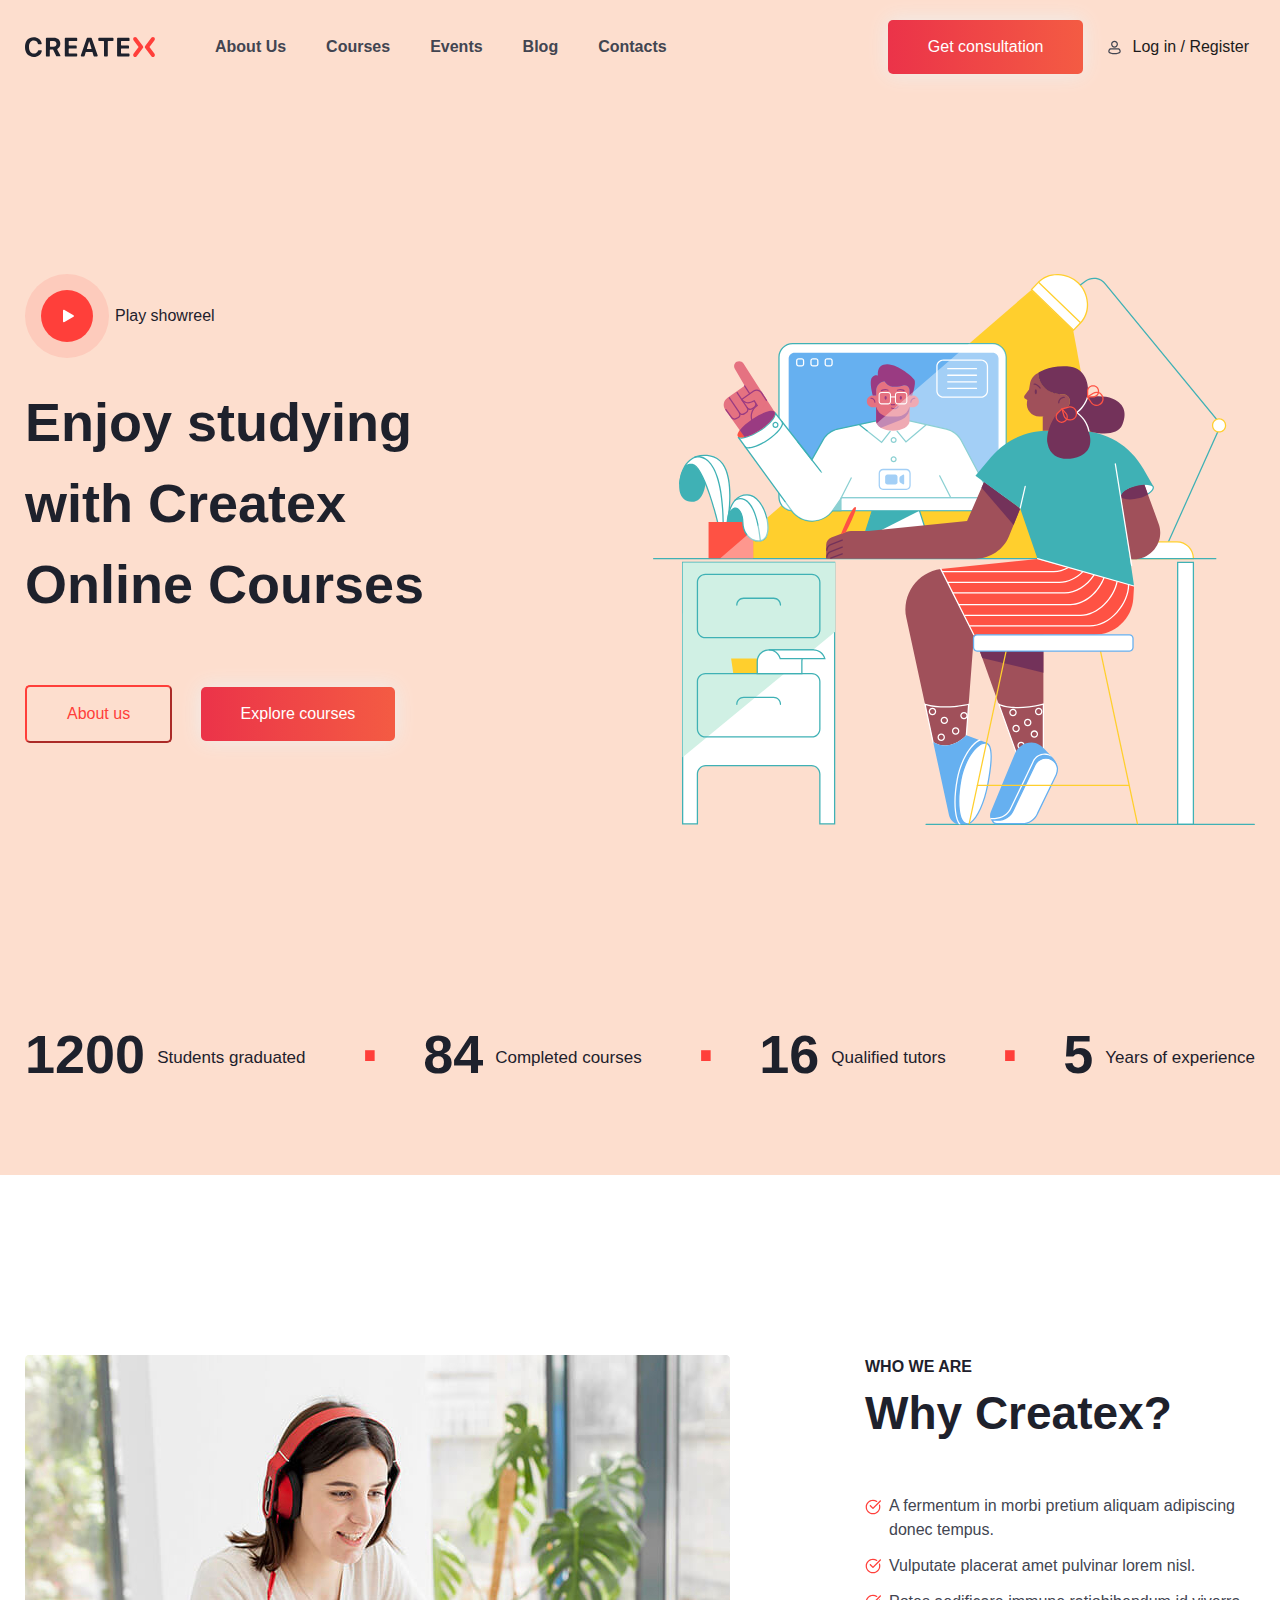
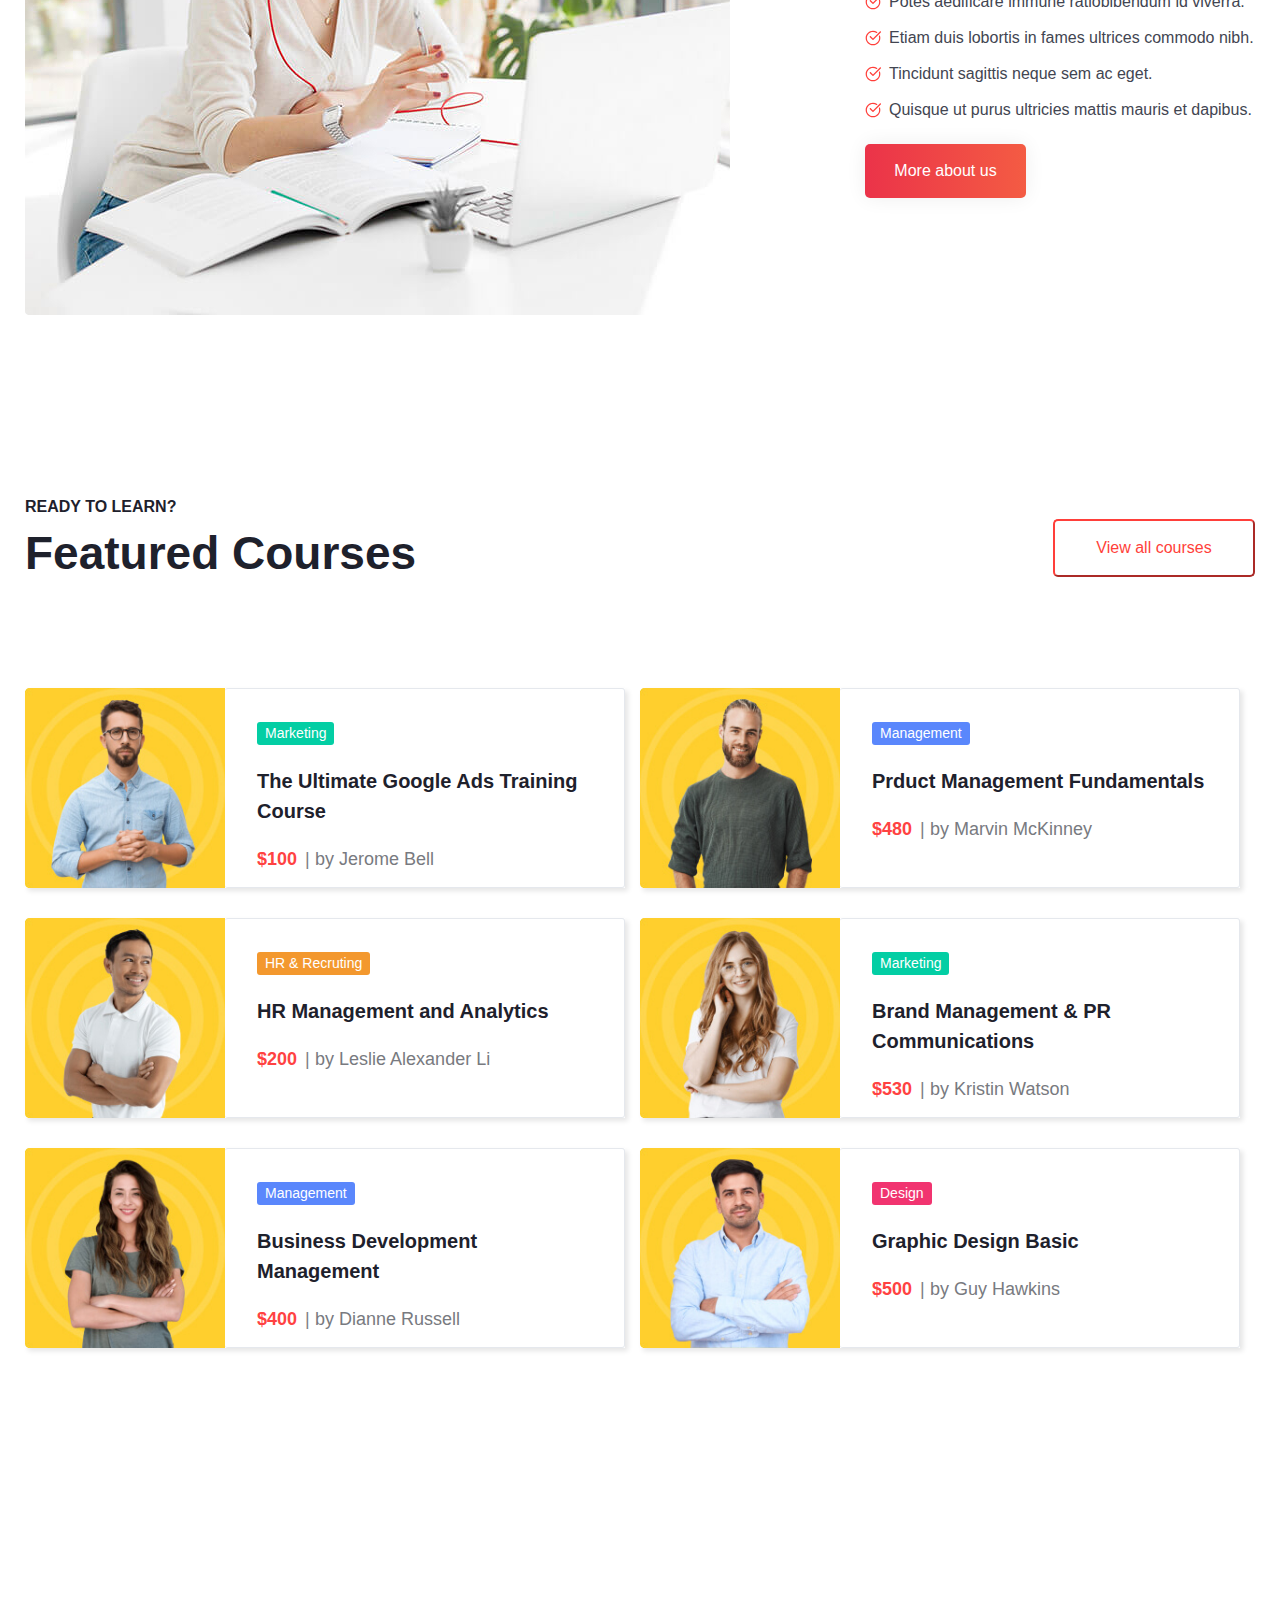
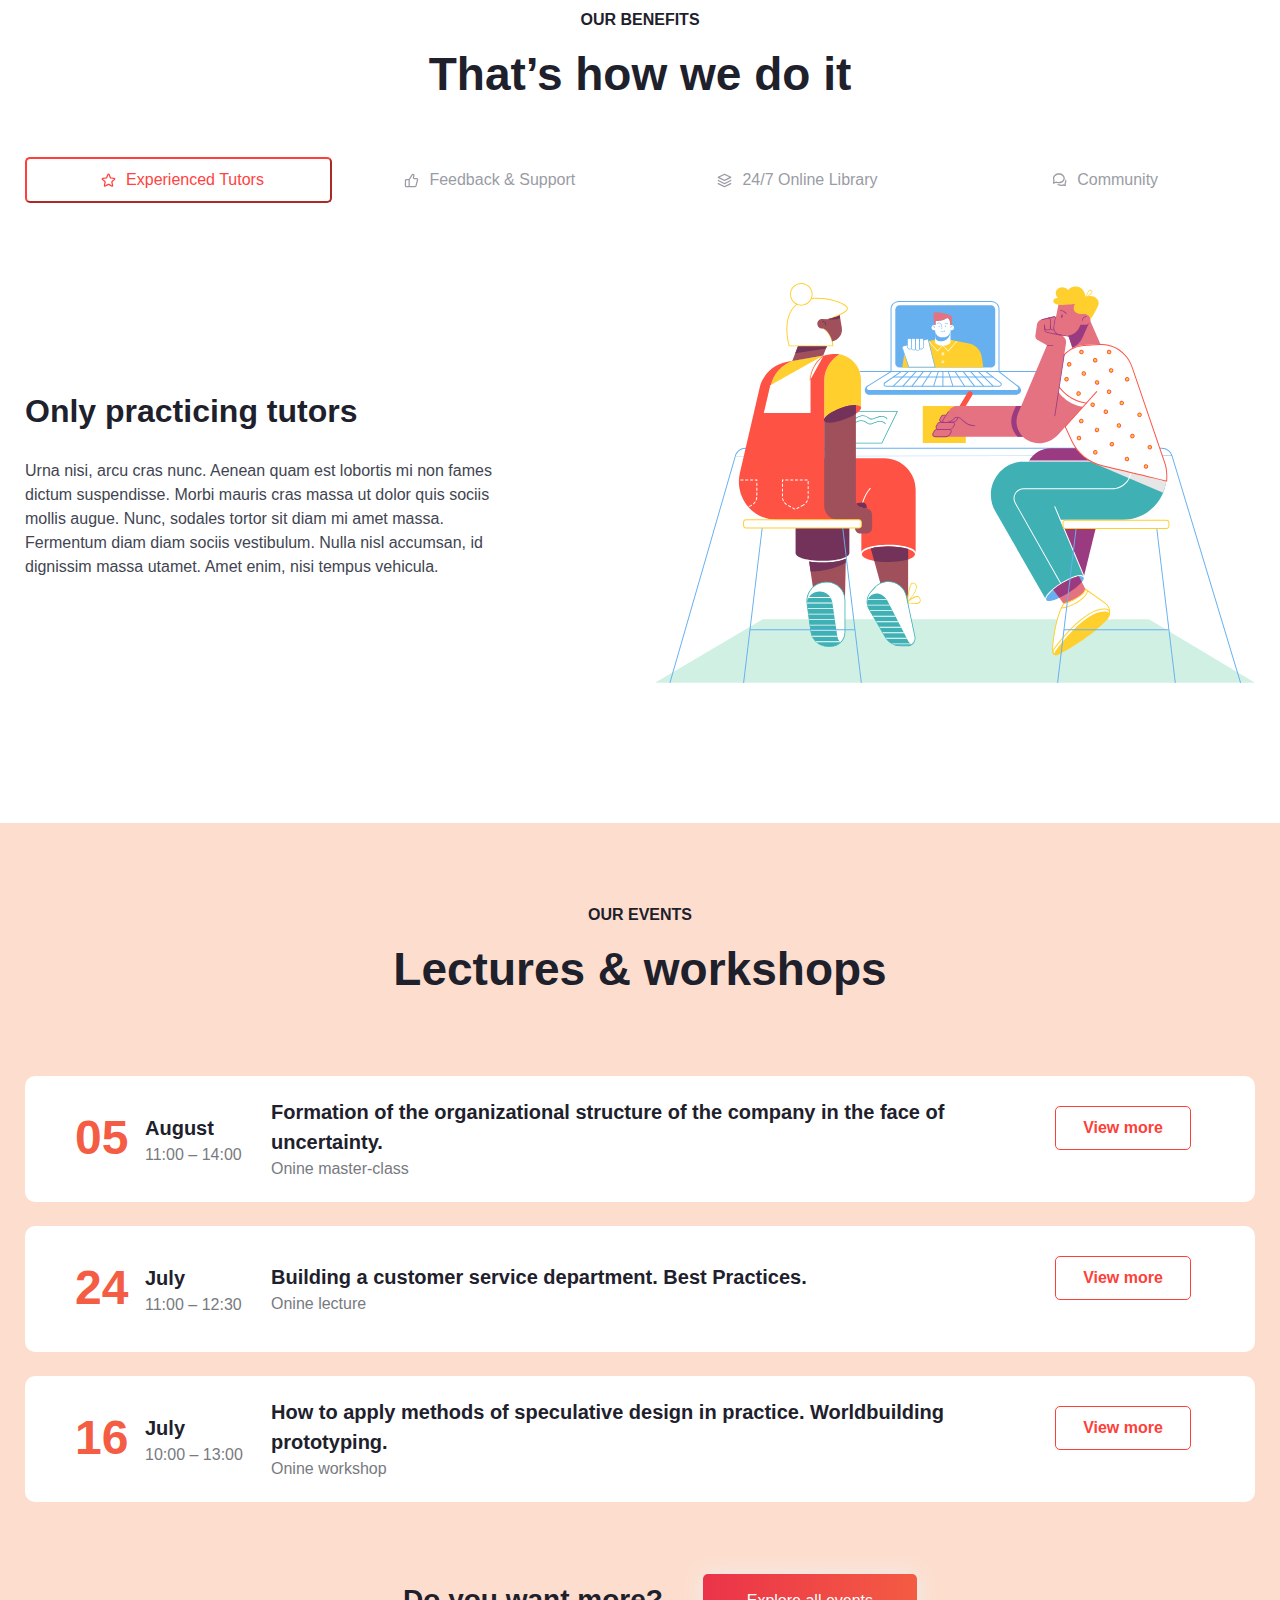
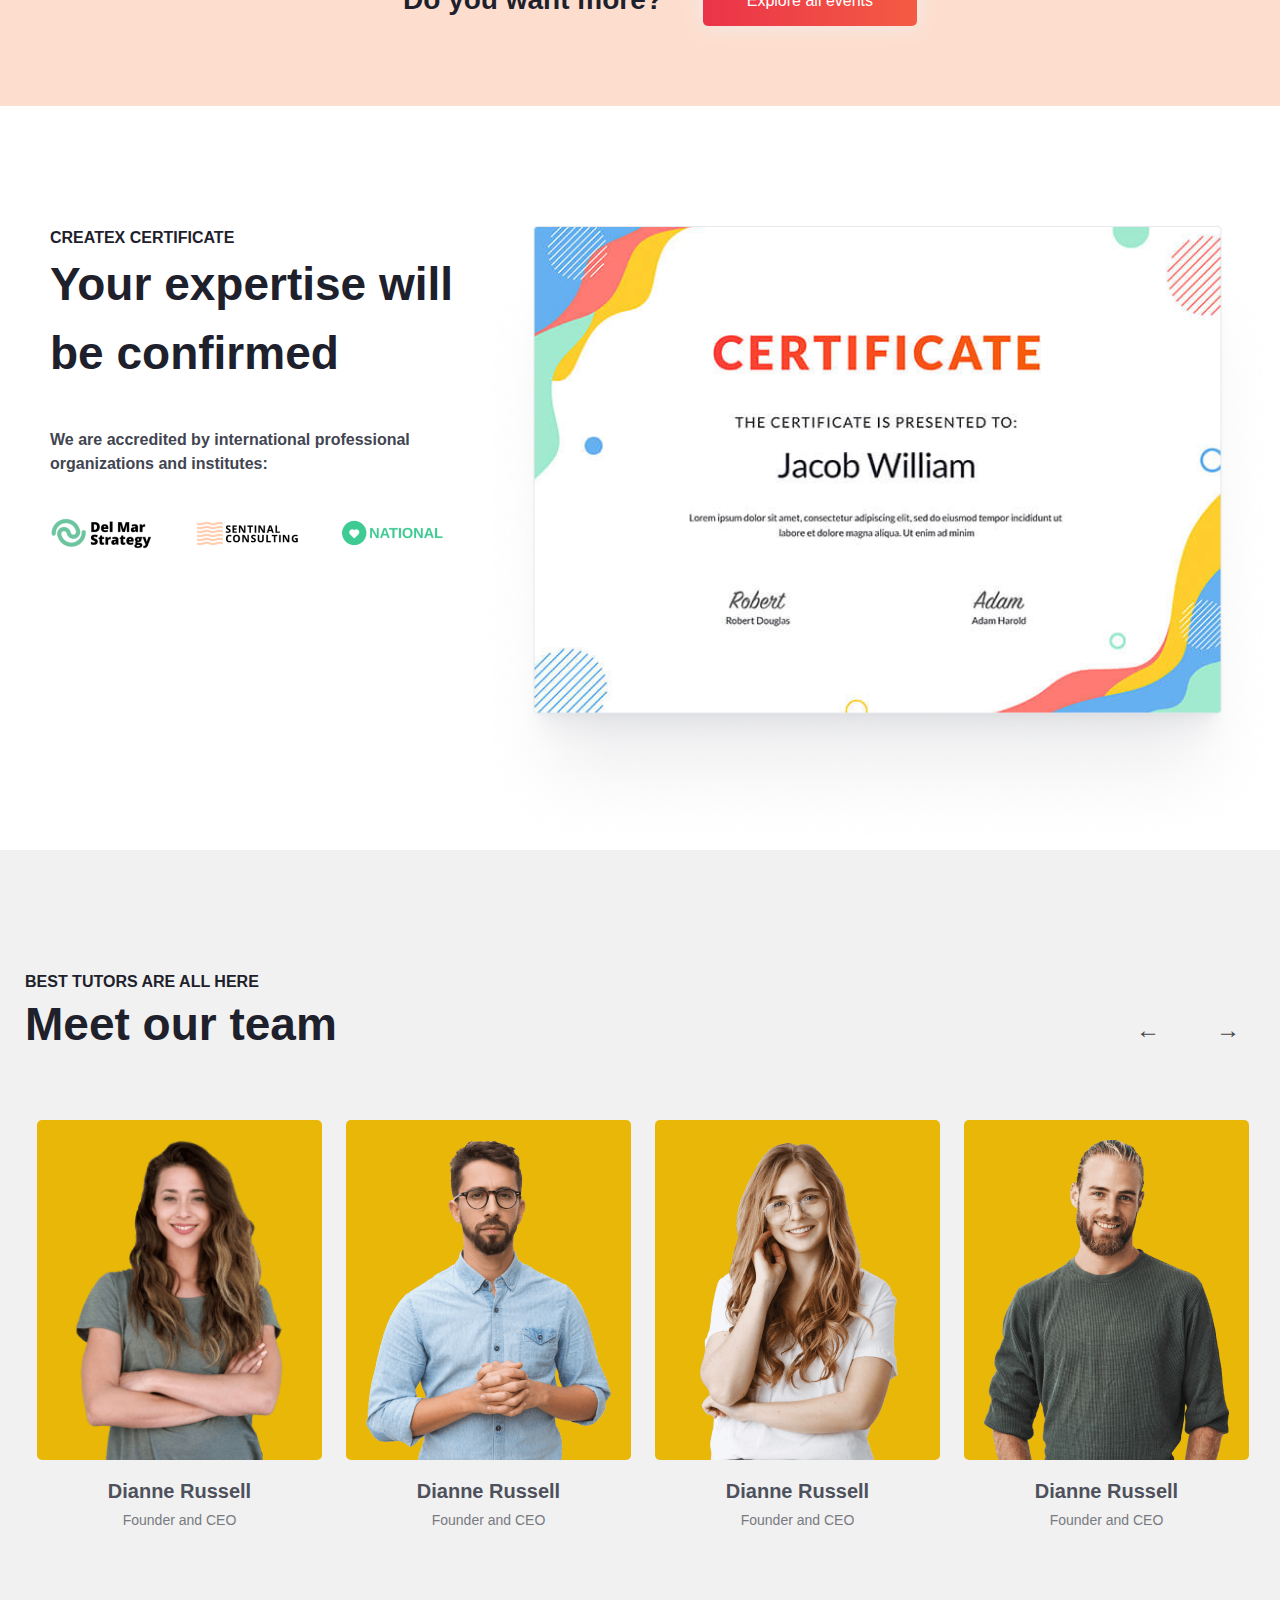
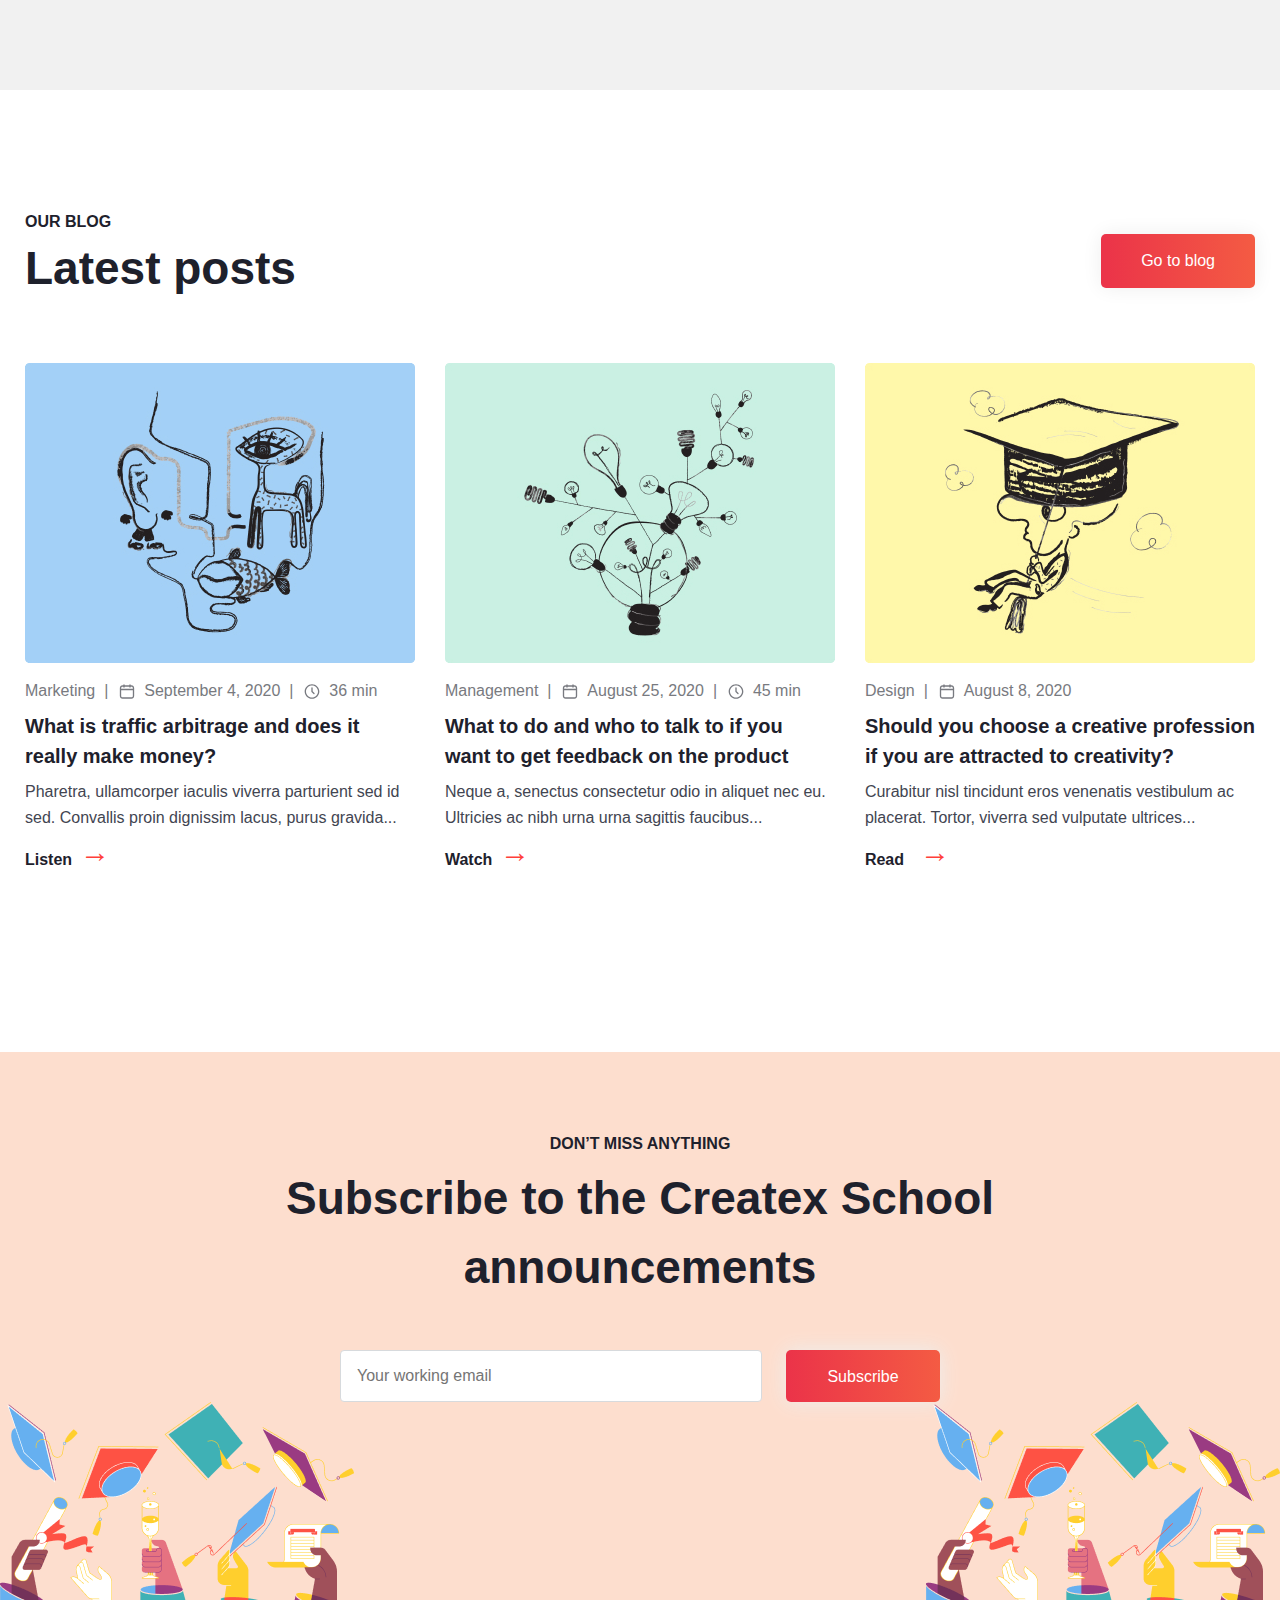
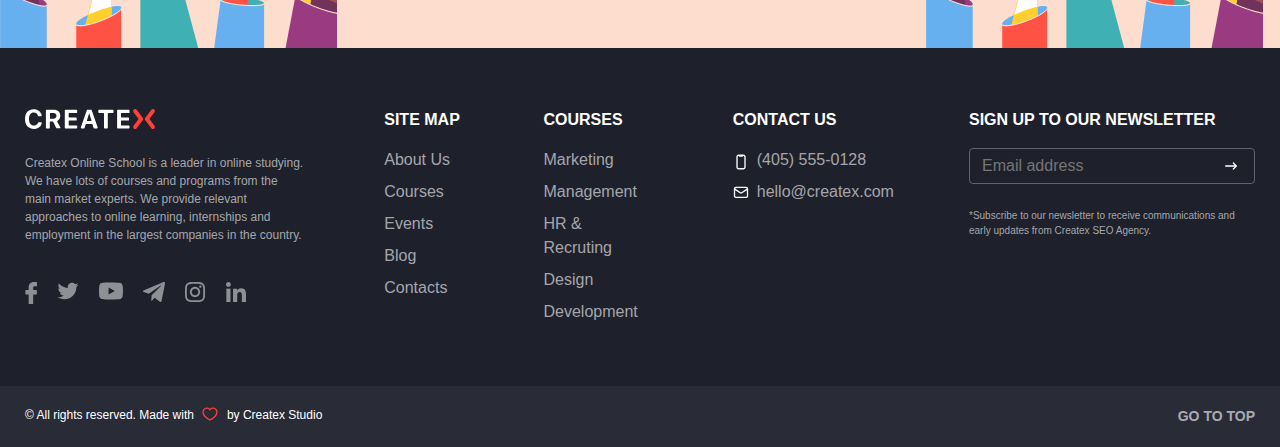
<file: index.html>
<!DOCTYPE html>
<html lang="en">

<head>
	<meta charset="UTF-8">
	<meta http-equiv="X-UA-Compatible" content="IE=edge">
	<meta name="viewport" content="width=device-width, initial-scale=1.0">
	<link rel="preconnect" href="https://fonts.googleapis.com">
	<link rel="preconnect" href="https://fonts.gstatic.com" crossorigin>

	<link rel="stylesheet" href="css/style.css">
	<title>Createx</title>
</head>

<body>
	<div class="container">
		<header class="main-beige">
			<div class="navBar">
				<div class="navBar__group1">
					<img src="images/indexImg/logo.svg" alt="" class="logo navBar__logo">
					<ul class="navBar__menu">
						<li><a href="aboutUs.html" class="navBar__text">About Us</a></li>
						<li><a href="courses.html" class="navBar__text">Courses</a></li>
						<li><a href="events.html" class="navBar__text">Events</a></li>
						<li><a href="blog.html" class="navBar__text">Blog</a></li>
						<li><a href="contacts.html" class="navBar__text">Contacts</a></li>
					</ul>
				</div>
				<div class="navBar__buttons">
					<button class="button--gradient consultation__button"><a href="">Get consultation</a></button>
					<button href="" class="button__invis log-in__button"><a href=""><img
								src="images/indexImg/ProfileLogInButton.svg" alt="" class="double__img">Log in /
							Register</a></button>
				</div>
			</div>
			<div class="header__body">
				<div class="body__group1">
					<div class="body__video">
						<a href="">
							<p class="body__p">Play showreel</p>
						</a>
						</a>
					</div>
					<h1 class="body__h1">Enjoy studying<br>with Createx<br>Online Courses</h1>
					<div class="body__buttons">
						<button class="button button--clear header__body__button"><a href="aboutUs.html">About us</a></button>
						<button class="button button--gradient explore__button"><a href="courses.html">Explore
								courses</a></button>
					</div>
				</div>
				<div class="body__group2">
					<img src="images/indexImg/header__illustration.svg" alt="" class="body__illustration">
				</div>
			</div>
			<div class="header__stats">
				<div class="stats__block">
					<p class="numbers">1200</p>
					<p class="stats__text">Students graduated</p>
				</div>
				<div class="stats__block">
					<p class="numbers stats__numbers">84</p>
					<p class="stats__text">Completed courses</p>
				</div>
				<div class="stats__block">
					<p class="numbers stats__numbers">16</p>
					<p class="stats__text">Qualified tutors</p>
				</div>
				<div class="stats__block">
					<p class="numbers stats__numbers">5</p>
					<p class="stats__text">Years of experience</p>
				</div>
			</div>
		</header>
		<div class="main__body">
			<div class="main__about">
				<img src="images/indexImg/about__girl.jpg" alt="" class="about_girl">
				<div class="about__group1">
					<p class="text-small">Who we are</p>
					<h2 class="header__text">Why Createx?</h2>
					<ul class="about__ul">
						<li class="about__list">
							A fermentum in morbi pretium
							aliquam adipiscing donec tempus.</li>
						<li class="about__list">
							Vulputate placerat amet pulvinar
							lorem nisl.</li>
						<li class="about__list">
							Potes aedificare immune ratiobibendum id viverra.
						</li>
						<li class="about__list">
							Etiam duis lobortis in fames
							ultrices commodo nibh.</li>
						<li class="about__list">
							Tincidunt sagittis neque sem
							ac eget.</li>
						<li class="about__list">Quisque ut purus ultricies mattis mauris et dapibus.</li>
					</ul>
					<a href="aboutUs.html"><button class="button button--gradient about__button">More about us</button></a>
				</div>
			</div>
			<div class="main__courses">
				<div class="courses__header__group">
					<div class="text-small courses__text">Ready to learn?</div>
					<div class="header__text courses__header">Featured Courses</div>
					<a href="courses.html"><button class="button button--clear courses__button">View all courses</button></a>
				</div>
				<div class="courses__cards">
					<a href="courses.html">
						<div class="courses__card card--marketing">
							<img src="images/indexImg/JeromeBell__marketing.jpg" alt="" class="card__img">
							<div class="teacher__courses__card__group courses__card__group">
								<h3 class="card__header card__header--marketing">Marketing</h3>
								<p class="card__text">The Ultimate Google Ads Training Course</p>
								<div class="card__group--name--prise">
									<p class="card__prise">$100</p>
									<p class="card__name"> by Jerome Bell</p>
								</div>
							</div>
						</div>
					</a>
					<a href="courses.html">
						<div class="courses__card card--managment">
							<img src="images/indexImg/MarvinMcKinney__management.jpg" alt="" class="card__img">
							<div class="courses__card__group2">
								<h3 class="card__header card__header--management">Management</h3>
								<p class="card__text">Prduct Management Fundamentals</p>
								<div class="card__group--name--prise">
									<p class="card__prise">$480</p>
									<p class="card__name">by Marvin McKinney</p>
								</div>
							</div>
						</div>
					</a>
					<a href="courses.html">
						<div class="courses__card card--hr">
							<img src="images/indexImg/LeslieAlexanderLi__hr.jpg" alt="" class="card__img">
							<div class="courses__card__group3">
								<h3 class="card__header card__header--hr">HR & Recruting</h3>
								<p class="card__text">HR Management and Analytics</p>
								<div class="card__group--name--prise">
									<p class="card__prise">$200</p>
									<p class="card__name">by Leslie Alexander Li</p>
								</div>
							</div>
						</div>
					</a>
					<a href="courses.html">
						<div class="courses__card card--marketing">
							<img src="images/indexImg/KristinWatson__marketing.jpg" alt="" class="card__img">
							<div class="courses__card__group">
								<h3 class="card__header card__header--marketing">Marketing</h3>
								<p class="card__text">Brand Management & PR Communications</p>
								<div class="card__group--name--prise">
									<p class="card__prise">$530</p>
									<p class="card__name">by Kristin Watson</p>
								</div>
							</div>
						</div>
					</a>
					<a href="courses.html">
						<div class="courses__card card--managment">
							<img src="images/indexImg/DianneRussell__management.jpg" alt="" class="card__img">
							<div class="courses__card__group2">
								<h3 class="card__header card__header--management">Management</h3>
								<p class="card__text">Business Development<br> Management</p>
								<div class="card__group--name--prise">
									<p class="card__prise">$400</p>
									<p class="card__name">by Dianne Russell</p>
								</div>
							</div>
						</div>
					</a>
					<a href="courses.html">
						<div class="courses__card card--design">
							<img src="images/indexImg/GuyHawkins__design.jpg" alt="" class="card__img">
							<div class="courses__card__group4">
								<h3 class="card__header card__header--design">Design</h3>
								<p class="card__text">Graphic Design Basic</p>
								<div class="card__group--name--prise">
									<p class="card__prise">$500</p>
									<p class="card__name">by Guy Hawkins</p>
								</div>
							</div>
						</div>
					</a>
				</div>
			</div>
			<div class="main__benefits">
				<p class="text-small text-small-center">Our benefits</p>
				<h2 class="header__text header__text-center">That’s how we do it</h2>
				<div class="benefits__buttons">
					<a href=""><button class="benefits__button-width button--clear button--double benefits__button-star"><img
								src="images/indexImg/benefits__button-star.svg" alt="" class="double__img"
								class="double__img-star">
							Experienced
							Tutors</button></a>
					<button class="button benefits__button-width button__invis button--double"><a href=""><img
								src="images/indexImg/benefits__button-feedback.svg" alt="" class="double__img">Feedback
							& Support</a></button>
					<button class="button benefits__button-width button__invis button--double"><a href=""><img
								src="images/indexImg/benefits__button-online.svg" alt="" class="double__img">24/7
							Online Library</a></button>
					<button class="button benefits__button-width button__invis button--double"><a href=""><img
								src="images/indexImg/benefits__button-community.svg" alt=""
								class="double__img">Community</a></button>
				</div>
				<div class="benefits__body">
					<div class="benefits__group1">
						<h3 class="benefits__h3">Only practicing tutors</h3>
						<p class="benefits__text">Urna nisi, arcu cras nunc. Aenean quam est lobortis mi non fames dictum
							suspendisse. Morbi mauris cras massa ut dolor quis sociis mollis augue. Nunc, sodales tortor sit
							diam mi amet massa. Fermentum diam diam sociis vestibulum. Nulla nisl accumsan, id dignissim massa
							utamet. Amet enim, nisi tempus vehicula.</p>
					</div>
					<img src="images/indexImg/benefits__illustration.svg" alt="" class="benefits__img">
				</div>
			</div>
		</div>
	</div>
	<div class="main-beige">
		<div class="main__body">
			<p class="text-small-center text-small">Our Events</p>
			<h2 class="header__text-center header__text">Lectures & workshops</h2>
			<div class="event__card">
				<div class="event__group1 event__card__group1">
					<p class="event__date">August </p>
					<p class="event__time">11:00 – 14:00</p>
				</div>
				<div class="event__group2">
					<div class="event__text">Formation of the organizational structure of the company in the face of
						uncertainty.</div>
					<div class="event__class">Onine master-class</div>
				</div>
				<div class="event__group3">
					<a href="kathrynEvent.html">
						<div class="event__button button--clear">View more</div>
					</a>
				</div>
			</div>
			<div class="event__card evnet__card2">
				<div class="event__group1 event__card2__group1">
					<p class="event__date">July</p>
					<p class="event__time">11:00 – 12:30</p>
				</div>
				<div class="event__group2">
					<div class="event__text">Building a customer service department. Best Practices.</div>
					<div class="event__class">Onine lecture</div>
				</div>
				<div class="event__group3">
					<a href="kathrynEvent.html">
						<div class="event__button button--clear">View more</div>
					</a>
				</div>
			</div>
			<div class="event__card event__card3">
				<div class="event__group1 event__card3__group1">
					<p class="event__date">July</p>
					<p class="event__time">10:00 – 13:00</p>
				</div>
				<div class="event__group2">
					<div class="event__text">How to apply methods of speculative design in practice. Worldbuilding
						prototyping.</div>
					<div class="event__class">Onine workshop</div>
				</div>
				<div class="event__group3">
					<a href="kathrynEvent.html">
						<div class="event__button button--clear">View more</div>
					</a>
				</div>
			</div>
			<div class="footer-bigue">
				<p class="footer__text-bigue">Do you want more?</p>
				<a href="events.html"><button class="button footer__button-bigue button--gradient">Explore all
						events</button></a>
			</div>
		</div>
	</div>
	<div class="container">
		<div class="certificate__body">
			<div class="certificate__group1">
				<p class="text-small">Createx Certificate</p>
				<h2 class="header__text">Your expertise will<br> be confirmed</h2>
				<p class="certificate__text">We are accredited by international professional<br> organizations and
					institutes:</p>
				<div class="certificate__img__group">
					<img src="images/indexImg/certificate__logo-strategy.png" alt="" class="certificate__img">
					<img src="images/indexImg/certificate__logo-consulting.png" alt="" class="certificate__img">
					<img src="images/indexImg/certificate__logo-health.png" alt="" class="certificate__img">
				</div>
			</div>
			<div class="certificate__group2">
				<img src="images/indexImg/certificate__img.png" alt="" class="certificate__main__img">
			</div>
		</div>
		<div class="body-gray">
			<div class="team__body">
				<div id="carousel" class="team__carousel">
					<p class="text-small team__text">Best tutors are all here</p>
					<h2 class="header__text team__header">Meet our team</h2>
					<button class="arrow next">→</button>
					<div class="gallery">
						<ul>
							<a href="codyFisher__courses.html">
								<li>
									<img src="images/indexImg/dianne.png" class="team__img">
									<p class="team__name">Dianne Russell</p>
									<p class="prof">Founder and CEO</p>
								</li>
							</a>
							<a href="codyFisher__courses.html">
								<li>
									<img src="images/indexImg/jerome.png" class="team__img">
									<p class="team__name">Dianne Russell</p>
									<p class="prof">Founder and CEO</p>
								</li>
							</a>
							<a href="codyFisher__courses.html">
								<li>
									<img src="images/indexImg/kristin.png" class="team__img">
									<p class="team__name">Dianne Russell</p>
									<p class="prof">Founder and CEO</p>
								</li>
							</a>
							<a href="codyFisher__courses.html">
								<li>
									<img src="images/indexImg/marvin.png" class="team__img">
									<p class="team__name">Dianne Russell</p>
									<p class="prof">Founder and CEO</p>
								</li>
							</a>
							<a href="codyFisher__courses.html">
								<li>
									<img src="images/indexImg/leslie.png" class="team__img">
									<p class="team__name">Dianne Russell</p>
									<p class="prof">Founder and CEO</p>
								</li>
							</a>
							<a href="codyFisher__courses.html">
								<li>
									<img src="images/indexImg/kathryn.png" class="team__img">
									<p class="team__name">Dianne Russell</p>
									<p class="prof">Founder and CEO</p>
								</li>
							</a>
							<a href="codyFisher__courses.html">
								<li>
									<img src="images/indexImg/brooklyn.png" class="team__img">
									<p class="team__name">Dianne Russell</p>
									<p class="prof">Founder and CEO</p>
								</li>
							</a>
							<a href="codyFisher__courses.html">
								<li>
									<img src="images/indexImg/cody.png" class="team__img">
									<p class="team__name">Dianne Russell</p>
									<p class="prof">Founder and CEO</p>
								</li>
							</a>
						</ul>
					</div>
					<button class="arrow prev">←</button>
				</div>
			</div>
			<!-- FEEDBACK КАРУСЕЛЬ! ПРОБЛЕМА СО СТРЕЛКАМИ
				 <div class="testimonials__body">
				<p class="text-small-center text-small">Testimonials</p>
				<h2 class="header__text-center header__text">What our students say</h2>

				<div class="testimonials__carousel__body">'
					<div id="testimonials__carousel" class="testimonials__carousel">
						<button class="arrow testimonials__arrow__prev">←</button>
						<div class="testimonials__gallery">
							<ul>
								<li>
									<p class="carousel__text">Lorem ipsum dolor sit amet, consectetur adipiscing elit. Justo,
										amet
										lectus
										quam viverra<br>
										mus lobortis fermentum amet, eu. Pulvinar eu sed purus facilisi. Vitae id turpis
										tempus<br>
										ornare
										turpis quis non. Congue tortor in euismod vulputate etiam eros. Pulvinar neque<br>
										pharetra
										arcu diam
										maecenas diam integer in.</p>
									<div class="testimonials__gallery__group1">
										<img src="img/carausel__comm__img.png">
										<div class="testimonials__gallery__group2">
											<p class="feedback__name">Eleanor Pena</p>
											<p class="feedback__prof">Position, Course</p>
										</div>
									</div>
								</li>
								<li>
									<p class="carousel__text">Lorem ipsum dolor sit amet, consectetur adipiscing elit. Justo,
										amet
										lectus
										quam viverra<br>
										mus lobortis fermentum amet, eu. Pulvinar eu sed purus facilisi. Vitae id turpis
										tempus<br>
										ornare
										turpis quis non. Congue tortor in euismod vulputate etiam eros. Pulvinar neque<br>
										pharetra
										arcu diam
										maecenas diam integer in.</p>
									<div class="testimonials__gallery__group1">
										<img src="img/carausel__comm__img.png">
										<div class="testimonials__gallery__group2">
											<p class="feedback__name">Eleanor Pena</p>
											<p class="feedback__prof">Position, Course</p>
										</div>
									</div>
								</li>
								<li>
									<p class="carousel__text">Lorem ipsum dolor sit amet, consectetur adipiscing elit. Justo,
										amet
										lectus
										quam viverra<br>
										mus lobortis fermentum amet, eu. Pulvinar eu sed purus facilisi. Vitae id turpis
										tempus<br>
										ornare
										turpis quis non. Congue tortor in euismod vulputate etiam eros. Pulvinar neque<br>
										pharetra
										arcu diam
										maecenas diam integer in.</p>
									<div class="testimonials__gallery__group1">
										<img src="img/carausel__comm__img.png">
										<div class="testimonials__gallery__group2">
											<p class="feedback__name">Eleanor Pena</p>
											<p class="feedback__prof">Position, Course</p>
										</div>
									</div>
								</li>
								<li>
									<p class="carousel__text">Lorem ipsum dolor sit amet, consectetur adipiscing elit. Justo,
										amet
										lectus
										quam viverra<br>
										mus lobortis fermentum amet, eu. Pulvinar eu sed purus facilisi. Vitae id turpis
										tempus<br>
										ornare
										turpis quis non. Congue tortor in euismod vulputate etiam eros. Pulvinar neque<br>
										pharetra
										arcu diam
										maecenas diam integer in.</p>
									<div class="testimonials__gallery__group1">
										<img src="img/carausel__comm__img.png">
										<div class="testimonials__gallery__group2">
											<p class="feedback__name">Eleanor Pena</p>
											<p class="feedback__prof">Position, Course</p>
										</div>
									</div>
								</li>
								<li>
									<p class="carousel__text">Lorem ipsum dolor sit amet, consectetur adipiscing elit. Justo,
										amet
										lectus
										quam viverra<br>
										mus lobortis fermentum amet, eu. Pulvinar eu sed purus facilisi. Vitae id turpis
										tempus<br>
										ornare
										turpis quis non. Congue tortor in euismod vulputate etiam eros. Pulvinar neque<br>
										pharetra
										arcu diam
										maecenas diam integer in.</p>
									<div class="gallery__group1">
										<img src="img/carausel__comm__img.png">
										<div class="gallery__group2">
											<p class="feedback__name">Eleanor Pena</p>
											<p class="feedback__prof">Position, Course</p>
										</div>
									</div>
								</li>
							</ul>
						</div>
						<button class="arrow testimonials__arrow__next">→</button>
					</div>
				</div>
			-->
		</div>
		<div class="blog">
			<div class="blog__header">
				<div class="blog__header__group1">
					<p class="text-small">Our blog</p>
					<h2 class="header__text blog__header__text">Latest posts</h2>
				</div>
				<a href="blog.html"><button class="button button--gradient blog__button">Go to blog</button></a>
			</div>
			<div class="blog__body">
				<div class="blog__listens">
					<div class="blog__listen1">
						<a href="hrStatisticsBlog.html"><img src="images/blogImg/blog__marketing-podcast.png" alt=""
								class="blog__img blog__img__marketing"></a>
						<ul class="blog__ul">
							<li class="blog__li">Marketing</li>
							<li class="blog__li blog__li-date">September 4, 2020</li>
							<li class="blog__li blog__li-time">36 min</li>
						</ul>
						<p class="blog__text">What is traffic arbitrage and does it<br> really make money?</p>
						<p class="blog__text__footer">Pharetra, ullamcorper iaculis viverra parturient sed id<br> sed.
							Convallis proin dignissim lacus, purus gravida...</p>
						<a href="hrStatisticsBlog.html" class="blog__a">Listen</a>
					</div>
					<div class="blog__listen2">
						<a href="hrStatisticsBlog.html"><img src="images/blogImg/blog__management-video.png" alt=""
								class="blog__img blog__img__marketing"></a>
						<ul class="blog__ul">
							<li class="blog__li">Management</li>
							<li class="blog__li blog__li-date">August 25, 2020</li>
							<li class="blog__li blog__li-time">45 min</li>
						</ul>
						<p class="blog__text">What to do and who to talk to if you<br> want to get feedback on the product</p>
						<p class="blog__text__footer">Neque a, senectus consectetur odio in aliquet nec eu.<br> Ultricies ac
							nibh urna urna sagittis faucibus...</p>
						<a href="hrStatisticsBlog.html" class="blog__a">Watch</a>
					</div>
					<div class="blog__listen3">
						<a href="hrStatisticsBlog.html"><img src="images/blogImg/blog_design.png" alt=""
								class="blog__img blog__img__marketing"></a>
						<ul class="blog__ul">
							<li class="blog__li">Design</li>
							<li class="blog__li blog__li-date">August 8, 2020</li>
						</ul>
						<p class="blog__text">Should you choose a creative profession<br> if you are attracted to
							creativity?</p>
						<p class="blog__text__footer">Curabitur nisl tincidunt eros venenatis vestibulum ac<br> placerat.
							Tortor, viverra sed vulputate ultrices...</p>
						<a href="hrStatisticsBlog.html" class="blog__a">Read</a>
					</div>
				</div>
			</div>
		</div>
		<div class="main-beige">
			<p class="text-small-center text-small">Don’t miss anything</p>
			<h2 class="header__text-center header__text">Subscribe to the Createx School<br> announcements</h2>
			<div class="subscribe__body">
				<input type="text" class="searchButton" placeholder="Your working email">
				<a href=""><button class="button button--gradient subscribe__button">Subscribe</button></a>

			</div>
			<div class="sibscribe__img__group">
				<img src="images/indexImg/sibscribe__img.png" alt="" class="sibscribe__img">
				<img src="images/indexImg/sibscribe__img.png" alt="">
			</div>
		</div>
		<footer>
			<div class="footer__info">
				<div class="footer__info__groups">
					<div class="footer__info_group1">
						<img src="images/indexImg/logo-white.svg" alt="" class="footer__logo">
						<p class="footer__p">Createx Online School is a leader in online studying. We have lots of courses and
							programs from the main market experts. We provide relevant approaches to online learning,
							internships and employment in the largest companies in the country. </p>
						<div class="footer__media">
							<a href=""><img src="images/indexImg/facebook.svg" alt="" class="footer__img"></a>
							<a href=""><img src="images/indexImg/twitter.svg" alt="" class="footer__img"></a>
							<a href=""><img src="images/indexImg/youTube.svg" alt="" class="footer__img"></a>
							<a href=""><img src="images/indexImg/telegram.svg" alt="" class="footer__img"></a>
							<a href=""><img src="images/indexImg/instagram.svg" alt="" class="footer__img"></a>
							<a href=""><img src="images/indexImg/linkedIn.svg" alt="" class="footer__img"></a>
						</div>
					</div>
					<div class="footer__info_group2">
						<h3 class="footer__h3">SITE MAP</h3>
						<ul class="footer__ul">
							<a href="aboutUs.html">
								<li class="footer__li">About Us</li>
							</a>
							<a href="courses.html">
								<li class="footer__li">Courses</li>
							</a>
							<a href="events.html">
								<li class="footer__li">Events</li>
							</a>
							<a href="blog.html">
								<li class="footer__li">Blog</li>
							</a>
							<a href="">
								<li class="footer__li">Contacts</li>
							</a>
						</ul>
					</div>
					<div class="footer__info_group3">
						<h3 class="footer__h3">COURSES</h3>
						<ul class="footer__ul">
							<li class="footer__li">Marketing</li>
							<li class="footer__li">Management</li>
							<li class="footer__li">HR & Recruting</li>
							<li class="footer__li">Design</li>
							<li class="footer__li">Development</li>
						</ul>
					</div>
					<div class="footer__info_group4">
						<h3 class="footer__h3">CONTACT US</h3>
						<ul class="footer__ul">
							<li class="footer__li footer__li-phone">(405) 555-0128</li>
							<li class="footer__li footer__li-mail">hello@createx.com</li>
						</ul>
					</div>
					<div class="footer__info_group5">
						<h3 class="footer__h3">SIGN UP TO OUR NEWSLETTER</h3>
						<input type="text" class="footer__searchButton" placeholder="Email address">
						<p class="footer__p footer__p-small">*Subscribe to our newsletter to receive communications and early
							updates from Createx SEO Agency.</p>
					</div>
				</div>
			</div>
			<div class="footer">
				<div class="footer__group1">
					<p class="made__p">© All rights reserved. Made with</p>
					<p class="made__p made__p-heart">by Createx Studio</p>
					</p>
				</div>
				<div id="goTop">
					<div class="goTop">GO TO TOP</div>
				</div>
			</div>
		</footer>
	</div>
	<script src="http://ajax.googleapis.com/ajax/libs/jquery/1.7.1/jquery.min.js"></script>
	<script src="script/script.js"></script>
</body>

</html>
</file>
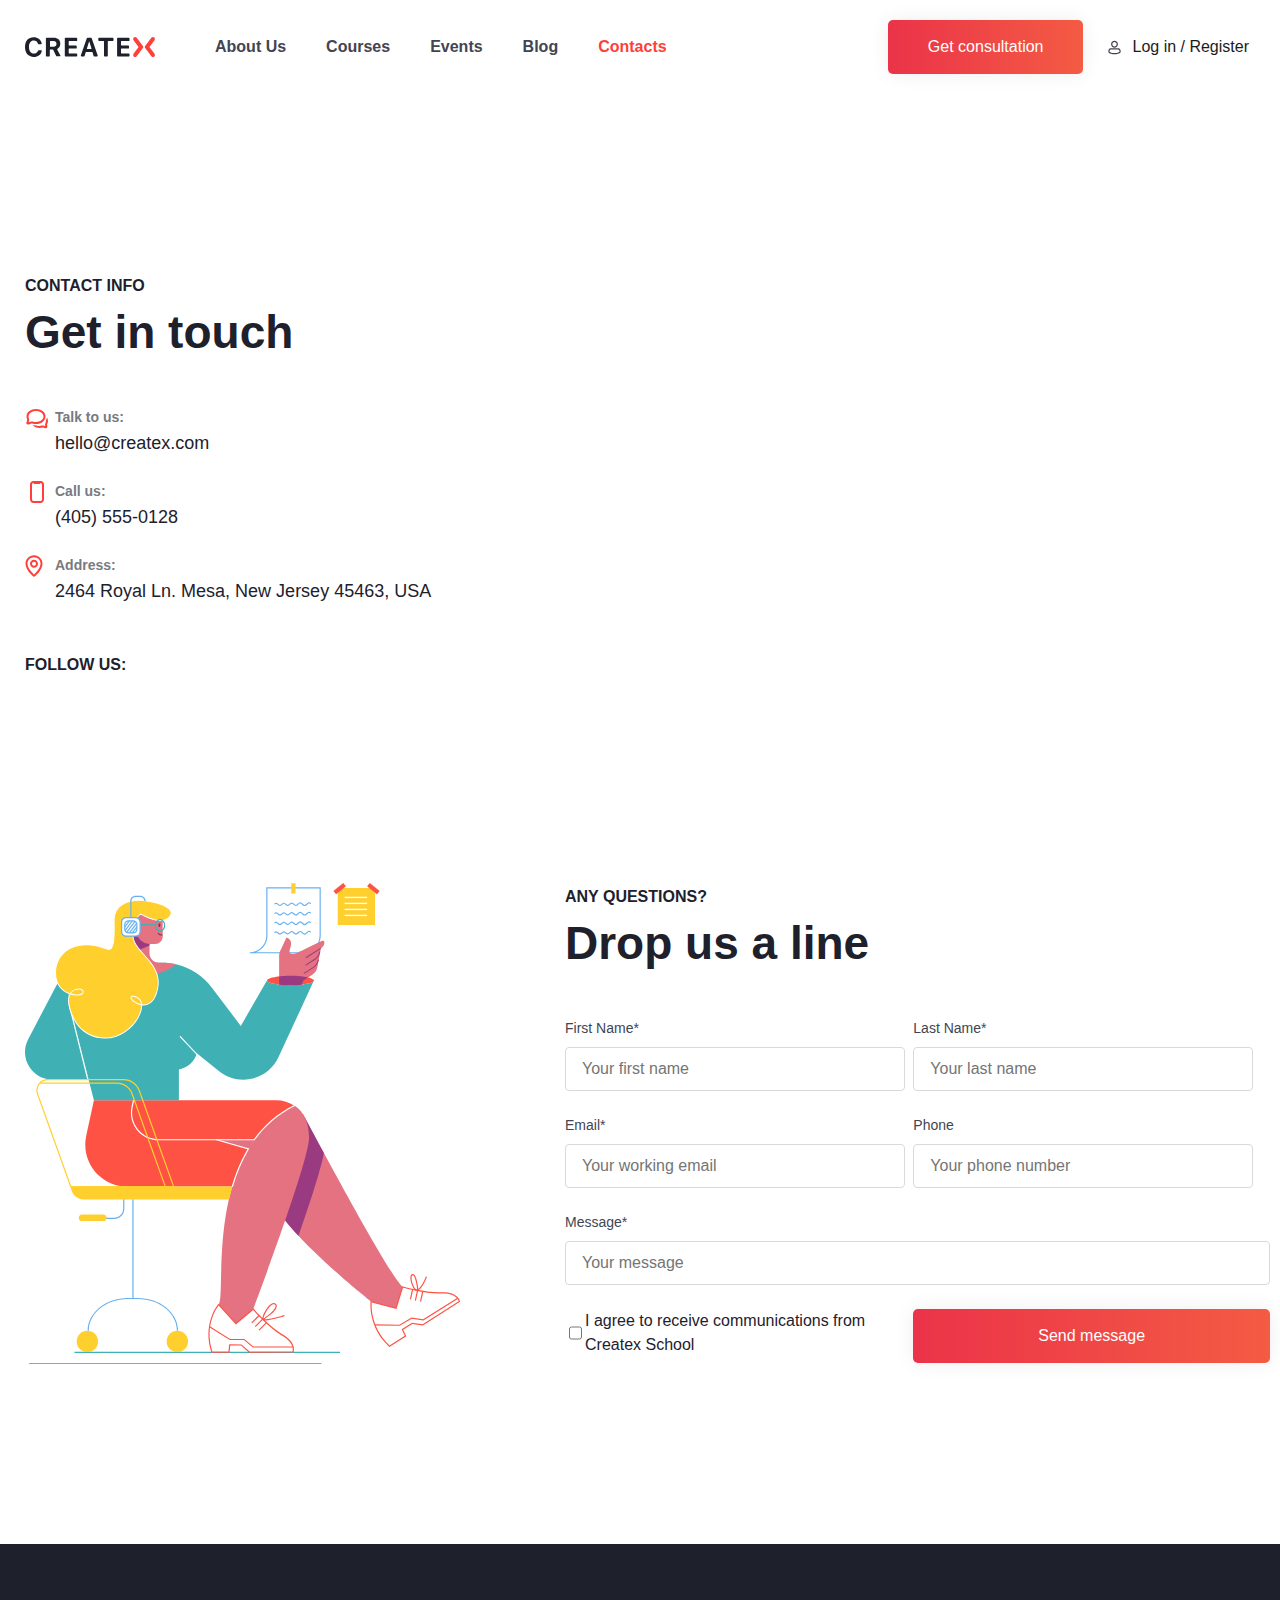
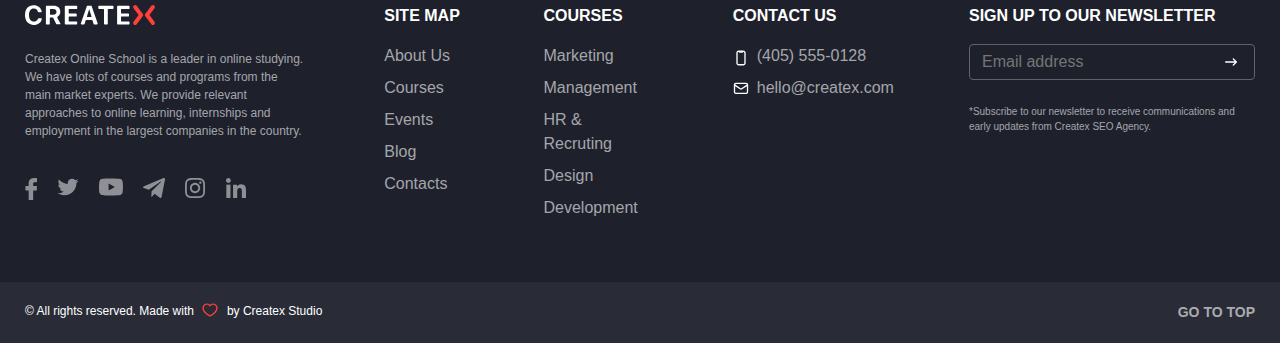
<file: contacts.html>
<!DOCTYPE html>
<html lang="en">

<head>
	<meta charset="UTF-8">
	<meta http-equiv="X-UA-Compatible" content="IE=edge">
	<meta name="viewport" content="width=device-width, initial-scale=1.0">
	<link rel="stylesheet" href="css/style.css">
	<link rel="stylesheet" href="css/courses.css">
	<link rel="stylesheet" href="css/contacts.css">
	<link rel="stylesheet" href="css/codyFisher__courses.css">
	<link rel="stylesheet" href="css/blog.css">
	<title>Contacts</title>
</head>

<body>
	<div class="our__container">
		<div class="navBar">
			<div class="navBar__group1">
				<a href="index.html"><img src="images/indexImg/logo.svg" alt="" class="logo navBar__logo"></a>
				<ul class="navBar__menu">
					<li><a href="aboutUs.html" class="navBar__text">About Us</a></li>
					<li><a href="courses.html" class="navBar__text">Courses</a></li>
					<li><a href="events.html" class="navBar__text">Events</a></li>
					<li><a href="blog.html" class="navBar__text">Blog</a></li>
					<li><a href="" class="navBar__text our__navBAr__text">Contacts</a></li>
				</ul>
			</div>
			<div class="navBar__buttons">
				<button class="button--gradient consultation__button"><a href="">Get consultation</a></button>
				<button href="" class="button__invis log-in__button"><a href=""><img
							src="images/indexImg/ProfileLogInButton.svg" alt="" class="double__img">Log in /
						Register</a></button>
			</div>
		</div>
		<div class="contactInfo">
			<div class="contactInfo__group">
				<p class="text-small">Contact info</p>
				<h2 class="header__text">Get in touch</h2>
				<p class="contact__text contact__text-email">Talk to us:</p>
				<p class="contact">hello@createx.com</p>
				<p class="contact__text contact__text-phone">Call us:</p>
				<p class="contact">(405) 555-0128</p>
				<p class="contact__text contact__text-address">Address:</p>
				<p class="contact">2464 Royal Ln. Mesa, New Jersey 45463, USA</p>
				<p class="follow__p">Follow us:</p>
			</div>
		</div>
		<div class="contacts__form">
			<img src="images/contactsImg/contacts__form.svg" alt="">
			<div class="contacts__form__group">
				<p class="text-small">Any questions?</p>
				<h2 class="header__text">Drop us a line</h2>
				<div class="discount__group1">
					<div class="discount__text">First Name*</div>
					<input type="text" class="discount__input contact__input" placeholder="Your first name">
				</div>
				<div class="discount__group2">
					<div class="discount__text">Last Name*</div>
					<input type="text" class="discount__input contact__input" placeholder="Your last name">
				</div>
				<div class="discount__group3">
					<div class="discount__text">Email*</div>
					<input type="text" class="discount__input contact__input" placeholder="Your working email">
				</div>
				<div class="discount__group4">
					<div class="discount__text">Phone</div>
					<input type="text" class="discount__input contact__input" placeholder="Your phone number">
				</div>
				<div class="discount__group5">
					<div class="discount__text">Message*</div>
					<input type="text" class="discount__input contact__input-width" placeholder="Your message">
				</div>
				<div class="discount__group6">
					<p class="p__input"><input type="checkbox" name="a" value="text">I agree to receive
						communications from Createx School</p>
				</div>
				<div class="discount__group7">
					<button class="button button--gradient contacts__button">Send message</button>
				</div>
			</div>
		</div>
	</div>
	<footer>
		<div class="footer__info">
			<div class="footer__info__groups">
				<div class="footer__info_group1">
					<img src="images/indexImg/logo-white.svg" alt="" class="footer__logo">
					<p class="footer__p">Createx Online School is a leader in online studying. We have lots of courses and
						programs from the main market experts. We provide relevant approaches to online learning,
						internships and employment in the largest companies in the country. </p>
					<div class="footer__media">
						<a href=""><img src="images/indexImg/facebook.svg" alt="" class="footer__img"></a>
						<a href=""><img src="images/indexImg/twitter.svg" alt="" class="footer__img"></a>
						<a href=""><img src="images/indexImg/youTube.svg" alt="" class="footer__img"></a>
						<a href=""><img src="images/indexImg/telegram.svg" alt="" class="footer__img"></a>
						<a href=""><img src="images/indexImg/instagram.svg" alt="" class="footer__img"></a>
						<a href=""><img src="images/indexImg/linkedIn.svg" alt="" class="footer__img"></a>
					</div>
				</div>
				<div class="footer__info_group2">
					<h3 class="footer__h3">SITE MAP</h3>
					<ul class="footer__ul">
						<a href="aboutUs.html">
							<li class="footer__li">About Us</li>
						</a>
						<a href="courses.html">
							<li class="footer__li">Courses</li>
						</a>
						<a href="events.html">
							<li class="footer__li">Events</li>
						</a>
						<a href="blog.html">
							<li class="footer__li">Blog</li>
						</a>
						<a href="">
							<li class="footer__li">Contacts</li>
						</a>
					</ul>
				</div>
				<div class="footer__info_group3">
					<h3 class="footer__h3">COURSES</h3>
					<ul class="footer__ul">
						<li class="footer__li">Marketing</li>
						<li class="footer__li">Management</li>
						<li class="footer__li">HR & Recruting</li>
						<li class="footer__li">Design</li>
						<li class="footer__li">Development</li>
					</ul>
				</div>
				<div class="footer__info_group4">
					<h3 class="footer__h3">CONTACT US</h3>
					<ul class="footer__ul">
						<li class="footer__li footer__li-phone">(405) 555-0128</li>
						<li class="footer__li footer__li-mail">hello@createx.com</li>
					</ul>
				</div>
				<div class="footer__info_group5">
					<h3 class="footer__h3">SIGN UP TO OUR NEWSLETTER</h3>
					<input type="text" class="footer__searchButton" placeholder="Email address">
					<p class="footer__p footer__p-small">*Subscribe to our newsletter to receive communications and early
						updates from Createx SEO Agency.</p>
				</div>
			</div>
		</div>
		<div class="footer">
			<div class="footer__group1">
				<p class="made__p">© All rights reserved. Made with</p>
				<p class="made__p made__p-heart">by Createx Studio</p>
				</p>
			</div>
			<div id="goTop">
				<div class="goTop">GO TO TOP</div>
			</div>
		</div>
	</footer>
</body>

</html>
</file>
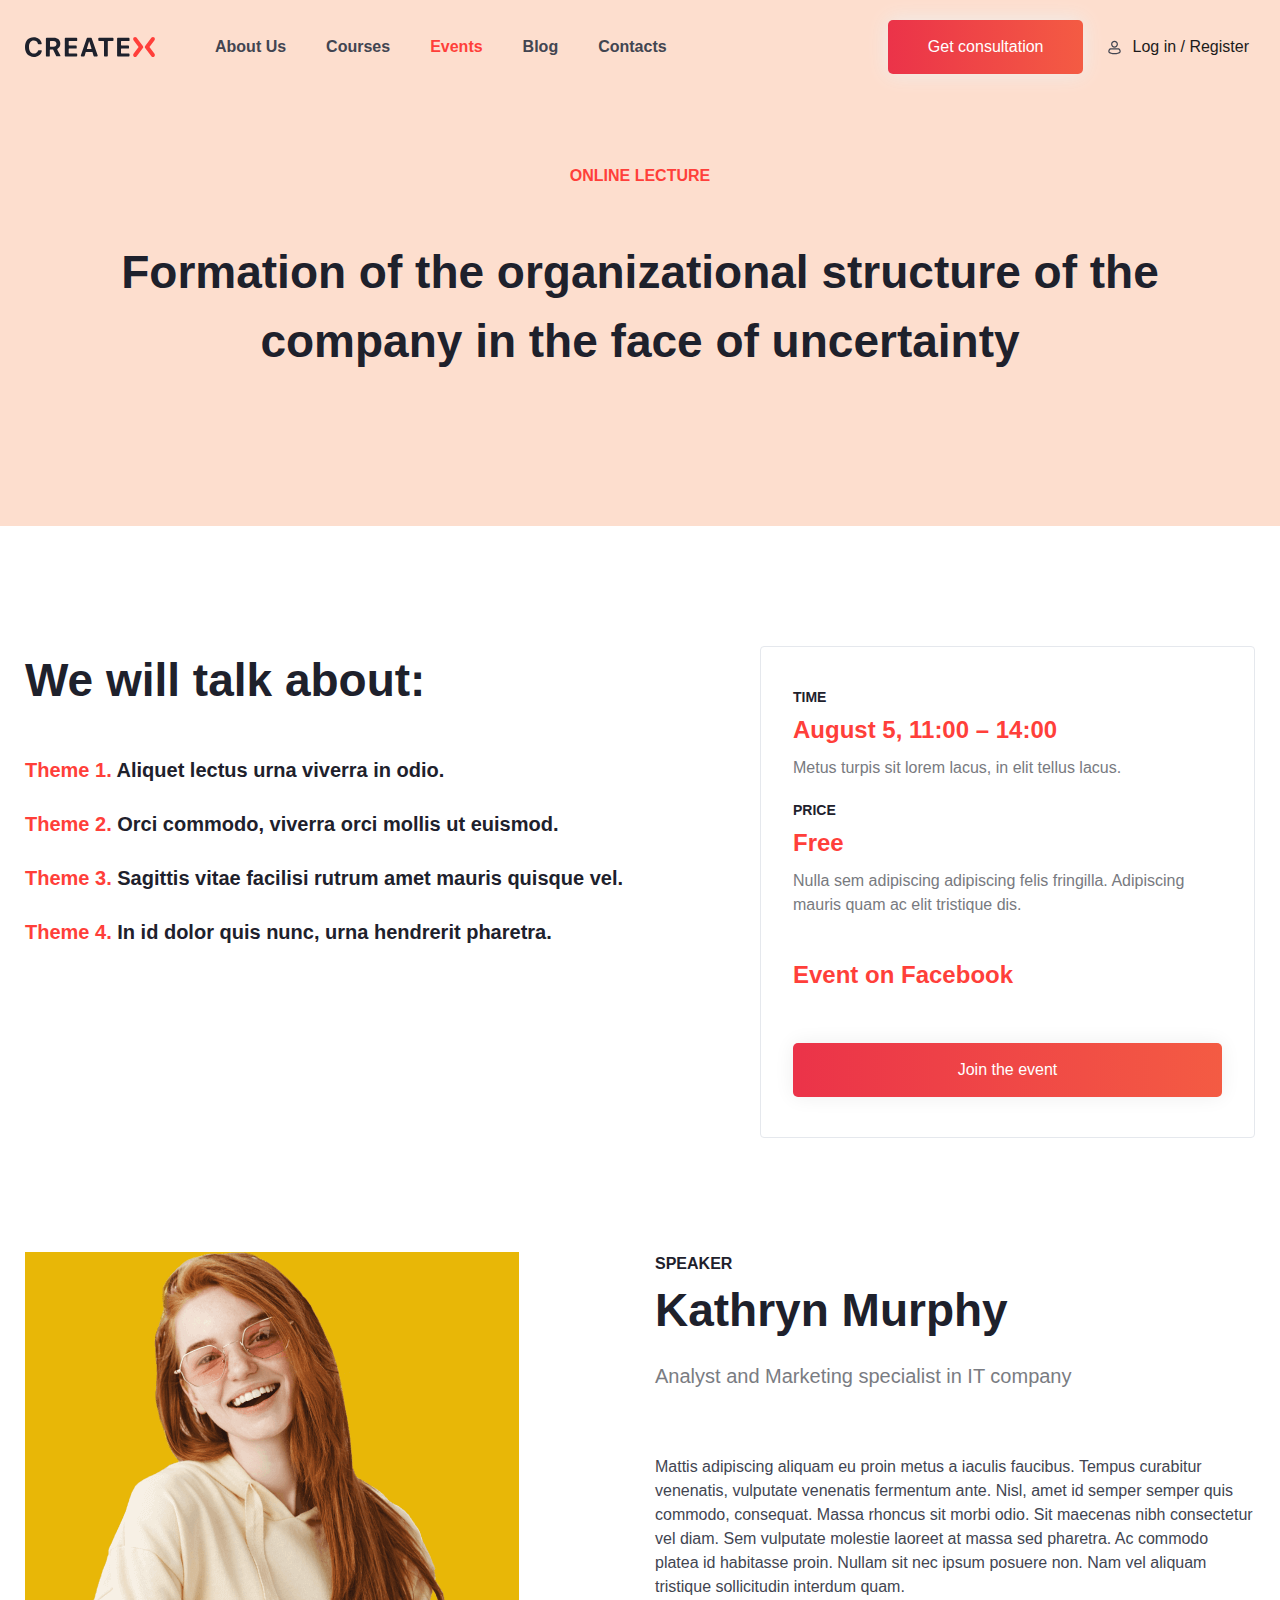
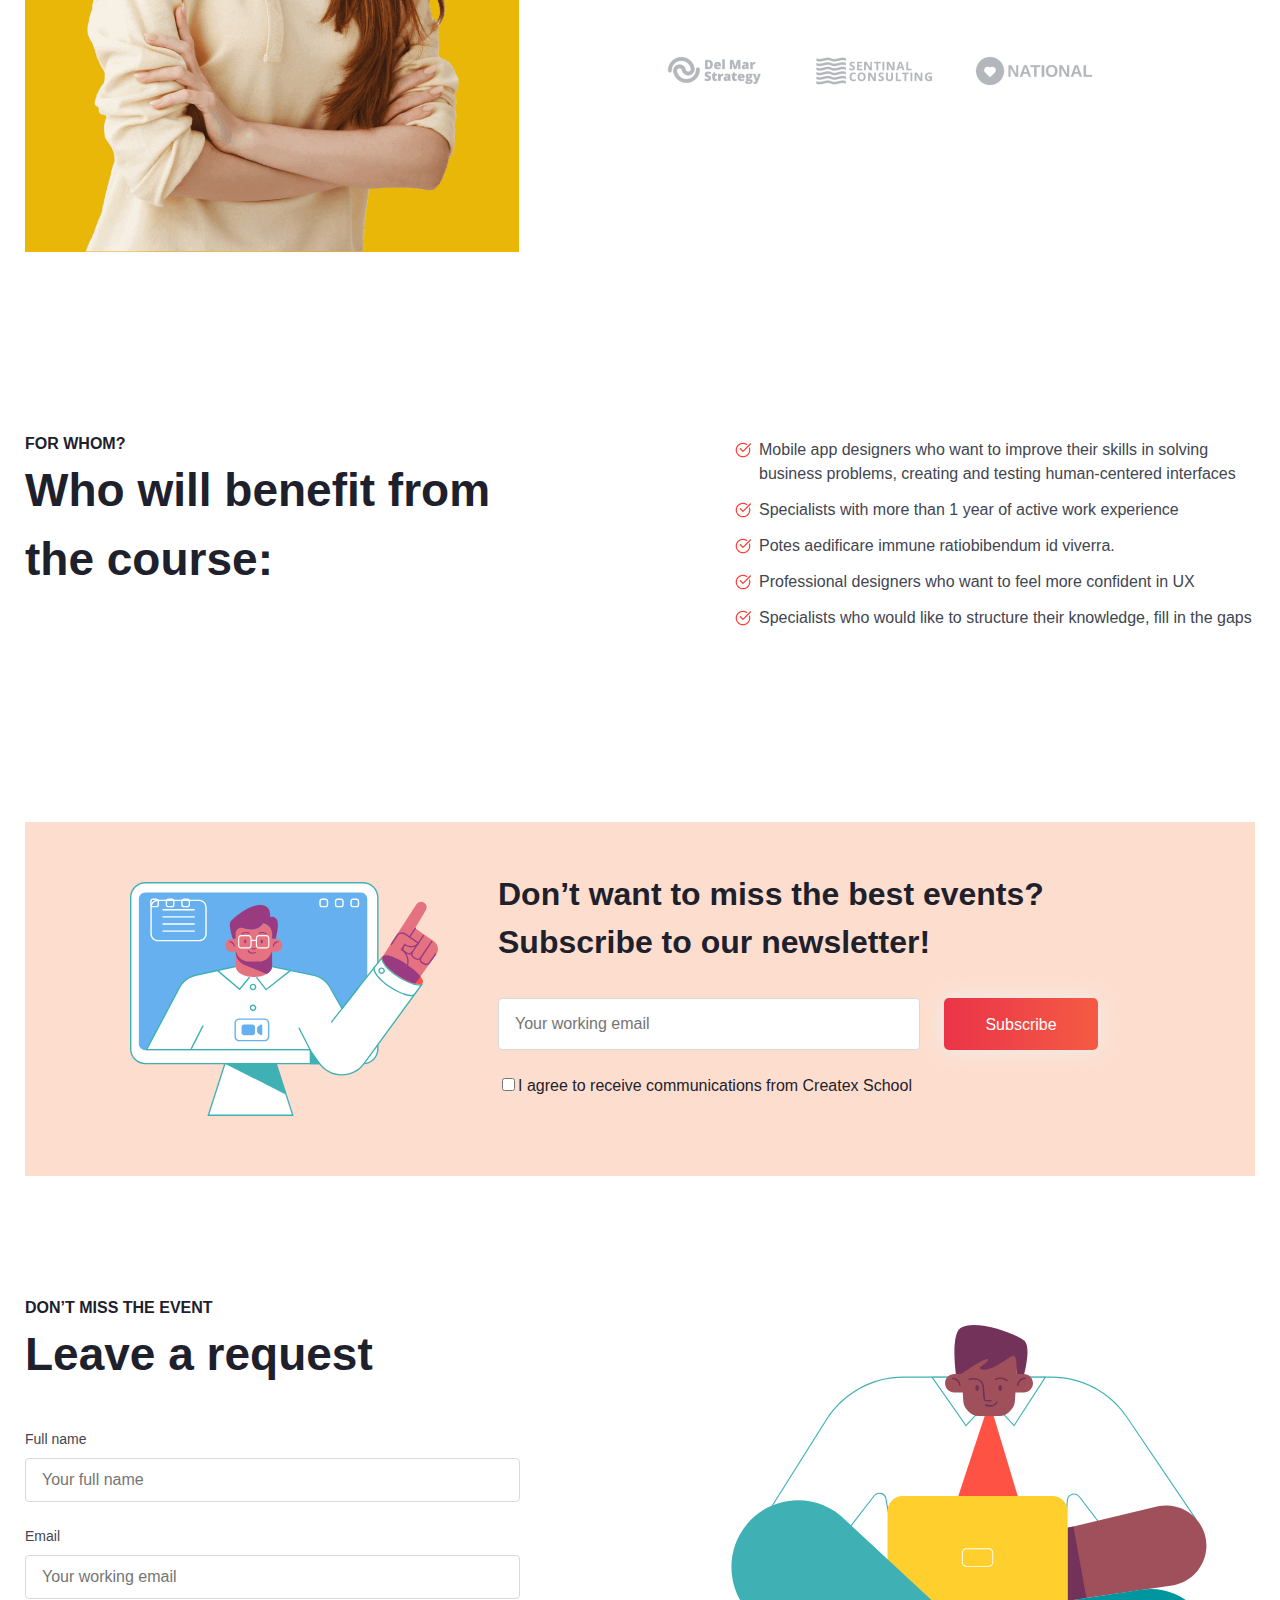
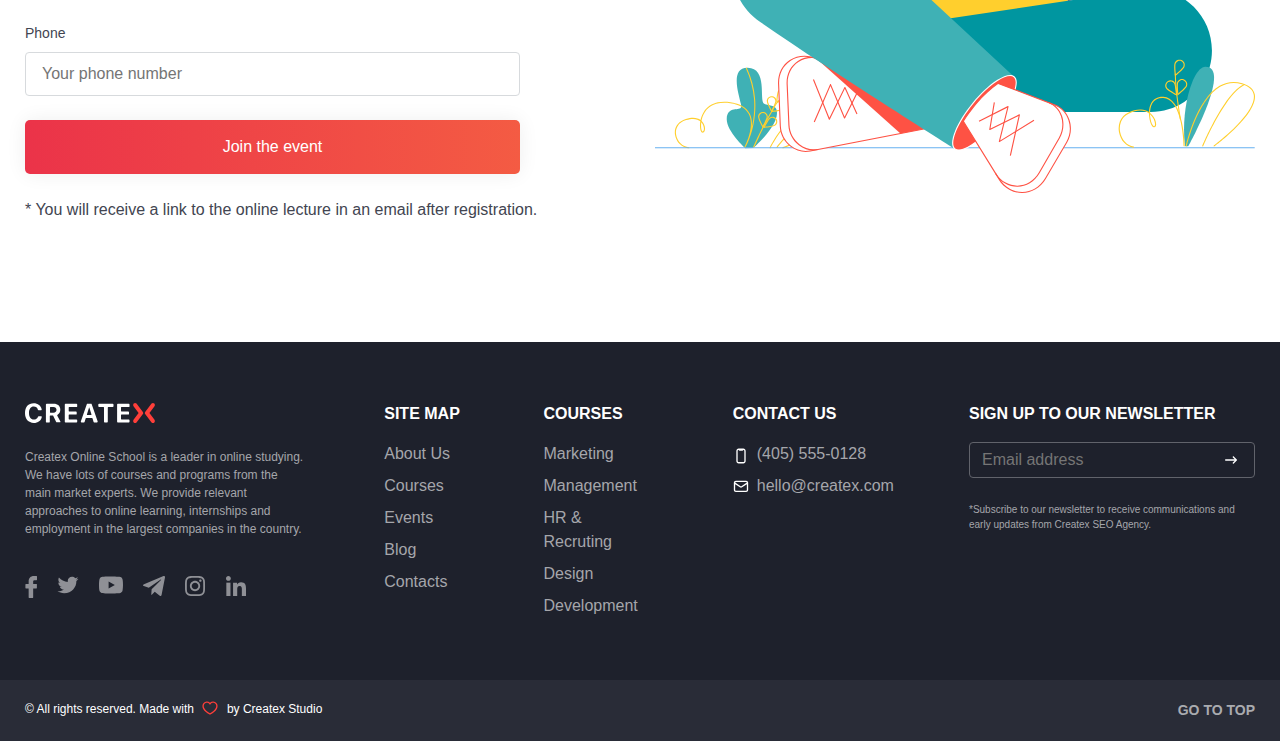
<file: kathrynEvent.html>
<!DOCTYPE html>
<html lang="en">

<head>
	<meta charset="UTF-8">
	<meta http-equiv="X-UA-Compatible" content="IE=edge">
	<meta name="viewport" content="width=device-width, initial-scale=1.0">
	<link rel="stylesheet" href="css/style.css">
	<link rel="stylesheet" href="css/courses.css">
	<link rel="stylesheet" href="css/codyFisher__courses.css">
	<link rel="stylesheet" href="css/kathrynEvent.css">
	<title>Document</title>
</head>

<body>
	<div class="main-beige">
		<div class="navBar navBar__courses-page">
			<div class="navBar__group1">
				<a href="index.html"><img src="images/indexImg/logo.svg" alt="" class="logo navBar__logo"></a>
				<ul class="navBar__menu">
					<li><a href="aboutUs.html" class="navBar__text">About Us</a></li>
					<li><a href="courses.html" class="navBar__text">Courses</a></li>
					<li><a href="events.html" class="navBar__text our__navBAr__text">Events</a></li>
					<li><a href="blog.html" class="navBar__text">Blog</a></li>
					<li><a href="contacts.html" class="navBar__text">Contacts</a></li>
				</ul>
			</div>
			<div class="navBar__buttons">
				<button class="button--gradient consultation__button"><a href="">Get consultation</a></button>
				<button href="" class="button__invis log-in__button"><a href=""><img
							src="images/indexImg/ProfileLogInButton.svg" alt="" class="double__img">Log in /
						Register</a></button>
			</div>
		</div>
		<div class="teacher__header text-small-center">Online lecture</div>
		<h2 class="teacher__header__text header__text header__text-center">Formation of the organizational structure
			of the<br> company in the face of uncertainty</h2>
	</div>
	<div class="our__container">
		<div class="kathryn__about">
			<div class="program__group1">
				<h2 class="header__text">We will talk about:</h2>
				<h4 class="program__lessons programm__lesson1">
					<span class="program__lessons__red"> Theme 1. </span>Aliquet lectus urna viverra in odio.
				</h4>
				<h4 class="program__lessons programm__lesson2"><span class="program__lessons__red"> Theme 2. </span> Orci
					commodo, viverra orci mollis ut euismod.</h4>
				<h4 class="program__lessons programm__lesson3"><span class="program__lessons__red"> Theme 3. </span>
					Sagittis vitae facilisi rutrum amet mauris quisque
					vel.</h4>
				<h4 class="program__lessons programm__lesson4"><span class="program__lessons__red"> Theme 4. </span> In id
					dolor quis nunc, urna hendrerit pharetra.
				</h4>
			</div>
			<div class="teacher__course__group2 ">
				<div class="teacher__group2-border">
					<h4 class="teacher__h4 event__h4">Time</h4>
					<div class="teacher__info-red">August 5, 11:00 – 14:00</div>
					<p class="teacher__date__text event__date__text">Metus turpis sit lorem lacus, in elit tellus lacus.</p>


					<h4 class="teacher__h4">Price</h4>
					<div class="teacher__info-red">Free</div>
					<p class="teacher__date__text event__date__text">Nulla sem adipiscing adipiscing felis fringilla.
						Adipiscing
						mauris quam ac
						elit tristique dis.
					</p>


					<div class="teacher__info-red event__teacher__info-red">Event on Facebook</div>

					<button class="button button--gradient teacher__course__button event__course__button"><a href="">Join the
							event</a></button>
				</div>
			</div>
		</div>
		<div class="teacher">
			<img src="images/kathrynEventImg/events__kathryn.png" alt="" class="teacher__codyFisher">
			<div class="teacher__group">
				<div class="text-small courses__text">Speaker</div>
				<div class="header__text teacher__courses__header">Kathryn Murphy</div>
				<div class="teacher__prof">Analyst and Marketing specialist in IT company</div>
				<div class="teacher__text">Mattis adipiscing aliquam eu proin metus a iaculis faucibus. Tempus curabitur
					venenatis, vulputate venenatis fermentum ante. Nisl, amet id semper semper quis commodo, consequat. Massa
					rhoncus sit morbi odio. Sit maecenas nibh consectetur vel diam. Sem vulputate molestie laoreet at massa
					sed pharetra. Ac commodo platea id habitasse proin. Nullam sit nec ipsum posuere non. Nam vel aliquam
					tristique sollicitudin interdum quam. </div>
				<div class="events__logos">
					<img src="images/aboutUsImg/DelMarStrategyLogo.png" alt="">
					<img src="images/aboutUsImg/SentinalConsultingLogo.png" alt="">
					<img src="images/aboutUsImg/NationalHealthLogo.png" alt="">
				</div>
				<!--<div class="teacher__media">
					<img src="img/fb.svg" alt="" class="teacher__media__img">
					<img src="img/behance.svg" alt="" class="teacher__media__img">
					<img src="img/tw.svg" alt="" class="teacher__media__img">
					<img src="img/in.svg" alt="" class="teacher__media__img">
				</div>-->
			</div>
		</div>
		<div class="teacher__who">
			<div class="who__group1">
				<p class="text-small">For whom?</p>
				<h2 class="header__text">Who will benefit from the course:</h2>
			</div>
			<div class="who__group2">
				<ul class="about__ul">
					<li class="about__list who__about__list">Mobile app designers who want to improve their skills in solving
						business problems, creating and testing human-centered interfaces</li>
					<li class="about__list">Specialists with more than 1 year of active work experience</li>
					<li class="about__list">Potes aedificare immune ratiobibendum id viverra.</li>
					<li class="about__list">Professional designers who want to feel more confident in UX</li>
					<li class="about__list">Specialists who would like to structure their knowledge, fill in the gaps</li>
				</ul>
			</div>
		</div>
		<div class="main-beige event__beige">
			<div class="event__subscribe">
				<img src="images/kathrynEventImg/event__subscribe.svg" alt="">
				<div class="event__subscribe__group">
					<h2 class="discount__header">Don’t want to miss the best events?
						Subscribe to our newsletter!</h2>
					<div class="subscribe__body event__subscribe__body">
						<input type="text" class="searchButton" placeholder="Your working email">
						<a href=""><button class="button button--gradient subscribe__button">Subscribe</button></a>
						<p><input type="checkbox" name="a" value="text">I agree to receive
							communications from Createx School</p>
					</div>
				</div>
			</div>
		</div>
		<div class="event__request">
			<div class="event__request__group">
				<div class="teacher__discount">
					<div class="text-small courses__text">Don’t miss the event</div>
					<div class="header__text">Leave a request</div>
					<div class="discount__group">
						<div class="discount__text">Full name</div>
						<input type="text" class="discount__input event__input" placeholder="Your full name">
					</div>
					<div class="discount__group">
						<div class="discount__text">Email</div>
						<input type="text" class="discount__input event__input" placeholder="Your working email">
					</div>
					<div class="discount__group event__discount__group">
						<div class="discount__text">Phone</div>
						<input type="text" class="discount__input event__input" placeholder="Your phone number">
					</div>
					<div class="event__discount__group">
						<button class="button button--gradient teacher__course__button event__course__button"><a href="">Join
								the
								event</a></button>
					</div>
					<p class="event__request__text">* You will receive a link to the online lecture in an email after
						registration.
					</p>
				</div>

			</div>
			<img src="images/kathrynEventImg/event__request.svg" alt="">
		</div>
	</div>
	<footer>
		<div class="footer__info">
			<div class="footer__info__groups">
				<div class="footer__info_group1">
					<img src="images/indexImg/logo-white.svg" alt="" class="footer__logo">
					<p class="footer__p">Createx Online School is a leader in online studying. We have lots of courses and
						programs from the main market experts. We provide relevant approaches to online learning,
						internships and employment in the largest companies in the country. </p>
					<div class="footer__media">
						<a href=""><img src="images/indexImg/facebook.svg" alt="" class="footer__img"></a>
						<a href=""><img src="images/indexImg/twitter.svg" alt="" class="footer__img"></a>
						<a href=""><img src="images/indexImg/youTube.svg" alt="" class="footer__img"></a>
						<a href=""><img src="images/indexImg/telegram.svg" alt="" class="footer__img"></a>
						<a href=""><img src="images/indexImg/instagram.svg" alt="" class="footer__img"></a>
						<a href=""><img src="images/indexImg/linkedIn.svg" alt="" class="footer__img"></a>
					</div>
				</div>
				<div class="footer__info_group2">
					<h3 class="footer__h3">SITE MAP</h3>
					<ul class="footer__ul">
						<a href="aboutUs.html">
							<li class="footer__li">About Us</li>
						</a>
						<a href="courses.html">
							<li class="footer__li">Courses</li>
						</a>
						<a href="events.html">
							<li class="footer__li">Events</li>
						</a>
						<a href="blog.html">
							<li class="footer__li">Blog</li>
						</a>
						<a href="contacts.html">
							<li class="footer__li">Contacts</li>
						</a>
					</ul>
				</div>
				<div class="footer__info_group3">
					<h3 class="footer__h3">COURSES</h3>
					<ul class="footer__ul">
						<li class="footer__li">Marketing</li>
						<li class="footer__li">Management</li>
						<li class="footer__li">HR & Recruting</li>
						<li class="footer__li">Design</li>
						<li class="footer__li">Development</li>
					</ul>
				</div>
				<div class="footer__info_group4">
					<h3 class="footer__h3">CONTACT US</h3>
					<ul class="footer__ul">
						<li class="footer__li footer__li-phone">(405) 555-0128</li>
						<li class="footer__li footer__li-mail">hello@createx.com</li>
					</ul>
				</div>
				<div class="footer__info_group5">
					<h3 class="footer__h3">SIGN UP TO OUR NEWSLETTER</h3>
					<input type="text" class="footer__searchButton" placeholder="Email address">
					<p class="footer__p footer__p-small">*Subscribe to our newsletter to receive communications and early
						updates from Createx SEO Agency.</p>
				</div>
			</div>
		</div>
		<div class="footer">
			<div class="footer__group1">
				<p class="made__p">© All rights reserved. Made with</p>
				<p class="made__p made__p-heart">by Createx Studio</p>
				</p>
			</div>
			<div id="goTop">
				<div class="goTop">GO TO TOP</div>
			</div>
		</div>
	</footer>
</body>

</html>
</file>
<file: css/style.css>
/* Указываем box sizing */
*,
*::before,
*::after {
	box-sizing: border-box;
}

/* Убираем внутренние отступы */
ul[class],
ol[class] {
	padding: 0;
}

/* Убираем внешние отступы */
body,
h1,
h2,
h3,
h4,
p,
ul[class],
ol[class],
li,
figure,
figcaption,
blockquote,
dl,
dd {
	margin: 0;
}

/* Выставляем основные настройки по-умолчанию для body */
body {
	min-height: 100vh;
	scroll-behavior: smooth;
	text-rendering: optimizeSpeed;
	line-height: 1.5;
}

/* Удаляем стандартную стилизацию для всех ul и il, у которых есть атрибут class*/
ul[class],
ol[class] {
	list-style: none;
}

/* Элементы a, у которых нет класса, сбрасываем до дефолтных стилей */
a:not([class]) {
	text-decoration-skip-ink: auto;
}

/* Упрощаем работу с изображениями */
img {
	max-width: 100%;
	display: block;
}

/* Указываем понятную периодичность в потоке данных у article*/
article>*+* {
	margin-top: 1em;
}

/* Наследуем шрифты для инпутов и кнопок */
input,
button,
textarea,
select {
	font: inherit;
}

/* Удаляем все анимации и переходы для людей, которые предпочитай их не использовать */
@media (prefers-reduced-motion: reduce) {
	* {
		animation-duration: 0.01ms !important;
		animation-iteration-count: 1 !important;
		transition-duration: 0.01ms !important;
		scroll-behavior: auto !important;
	}
}

html {
	font-family: -apple-system, BlinkMacSystemFont, 'Segoe UI', Lato, Roboto, Oxygen, Ubuntu, Cantarell, 'Open Sans', 'Helvetica Neue', sans-serif;
}

body {
	color: #1E212C;
}

.container {
	margin: auto;
}

.navBar {
	display: flex;
	justify-content: space-between;
	max-width: 1230px;
	margin: auto;
	padding: 20px 0 200px 0;
}

.navBar__group1 {
	display: flex;
	align-items: center;
}

.navBar__menu {
	list-style-type: none;
	margin: 0;
	padding: 0;
	display: flex;
}

.navBar__text {
	margin: 0 10px;
	padding: 0 10px;
	color: #424551;
	font-weight: 600;
}

a {
	text-decoration: none;

}

.navBar__logo {
	padding-right: 40px;
}

.navBar__buttons {
	display: flex;
	text-align: center;
}

.consultation__button a {
	padding: 15px 40px;
	border: none;
	border-radius: 5px;
}

.button--gradient {
	background-image: linear-gradient(to right, #EB3349 0%, #F45C43 51%, #EB3349 100%);
	padding: 15px 0px;
	border: none;
	text-align: center;
	transition: 0.5s;
	background-size: 200% auto;
	color: white;
	box-shadow: 0 0 20px #eee;
	border-radius: 5px;
}

.button--gradient a {
	color: #fff;
}

.button--gradient:hover {
	background-position: right center;
	color: #fff;
	text-decoration: none;
}

.button--double {
	display: flex;

}

.button__invis {
	background-color: rgba(28, 28, 28, 0);
	border: none;

}

.button__invis a {
	display: flex;
	align-items: center;
	color: #1c1b1b;
	font-weight: 500;
}

.log-in__button {
	margin-left: 10px;
}

.double__img {
	max-width: 17px;
	max-height: 17px;
	padding-right: 2px;
}

.header__body {
	max-width: 1230px;
	display: flex;
	justify-content: space-between;
	margin: auto;
	padding-bottom: 189px;
}

.body__video {
	display: flex;
	align-items: center;
}

.body__a {
	display: flex;
	align-items: center;
}

.body__p {
	background: url(../images/indexImg/header__buttonPlay.svg) no-repeat;
	padding: 30px 90px;
	color: #1E212C;
}

.body__h1 {
	font-size: 54px;
	font-weight: 800;
	padding: 24px 0 60px 0;
}

.button {
	cursor: pointer;
}

.button--clear {
	padding: 15px 0px;
	border-color: #FF3F3A;
	box-shadow: none;
	color: #FF3F3A;
	border-radius: 5px;
	background-color: rgba(0, 0, 0, 0);
	margin-right: 24px;
	cursor: pointer;
}

.button--clear a {
	color: #FF3F3A;
}

.button--clear a:hover {
	color: #fff;
}

.button--clear:hover {
	background-color: #FF3F3A;
	color: white;
	border-color: #FF3F3A;
	transition: .5s;
}

.header__body__button a {
	padding: 15px 40px;
}

.explore__button a {
	padding: 15px 40px;
}

.header__stats {
	max-width: 1230px;
	display: flex;
	justify-content: space-between;
	margin: auto;
	padding-bottom: 80px;
}

.stats__block {
	display: flex;
	align-items: center;
	position: relative;
}

.stats__block:first-child::before {
	display: none;
}

.stats__block::before {
	content: '·';
	color: #FF3F3A;
	font-size: 100px;
	bottom: -28px;
	left: -70px;
	position: absolute;
}

.numbers {
	font-size: 54px;
	font-weight: 700;
	padding-right: 12px
}

.stats__text {
	padding-top: 6px;
	font-size: 17px;
	font-style: 900;

}

.main__body {
	max-width: 1230px;
	margin: auto;
}

.main__about {
	display: flex;
	padding: 180px 0;
}

.about__group1 {
	padding-left: 135px;
}

.text-small {
	font-size: 16px;
	font-weight: 700;
	text-transform: uppercase;
}

.header__text {
	font-size: 46px;
	font-weight: 700;
	padding-bottom: 40px;
}

.about__check {
	align-self: flex-start;
	padding: 5px 5px 0 0;
}

.about__list {
	list-style: none;
	background: url(../images/indexImg/about__check.svg) no-repeat;
	background-position: 0 50%;
	color: #424551;
	padding: 6px 0 6px 24px;
	display: flex;
	align-self: flex-start;
	font-size: 16px;
	display: flex;
}

.about__list:first-child {
	background-position: 0 25%;
}

.about__button {
	margin-top: 16px;
	width: 161px;
}

.courses__header__group {
	display: grid;
	justify-content: space-between;
}

.courses__text {
	grid-column-start: 1;
	grid-column-end: 3;
	grid-row-start: 1;
	grid-row-end: 2;
}

.courses__button {
	margin: auto;
	width: 202px;
	font-size: 16px;
}

.courses__cards {
	display: grid;
	grid-template-columns: 1fr 1fr;
	padding: 45px 0 165px 0;
}

.courses__card {
	max-width: 600px;
	max-height: 214px;
	display: grid;
	grid-template-columns: 1fr 2fr;
	box-shadow: 3px 3px 5px 0px rgba(0, 0, 0, 0.1);
	margin: 15px 0 15px 0;
}

.courses__card:hover {
	box-shadow: 3px 3px 5px 0px rgba(0, 0, 0, 0.4);
}

.card__img {
	max-height: 200px;
}

.courses__card__group {
	padding-left: 32px;
	border: solid 1px;
	border-color: #E5E8ED;
	border-radius: 3px;
	border-left: none;
}

.card__header {
	display: inline-block;
	padding: 1px 8px;
	color: white;
	font-size: 14px;
	font-weight: 400;
	margin: 33px 0 21px 0;
	border-radius: 3px;
}

.card__header--marketing {
	background-color: #03CEA4;
}

.card__text {
	color: #1E212C;
	font-size: 20px;
	font-weight: 700;
}

.card__group--name--prise {
	display: flex;
	margin: 20px 0 12px 0;
	font-size: 18px;
}

.card__name::before {
	content: '|';
	display: block;
	color: #7F8186;
	position: absolute;
	left: 0;
	margin: auto;
}

.card__prise {
	color: #FF4242;
	font-weight: 700;
	padding-right: 8px;
}

.card__name {
	color: #787A80;
	font-weight: 400;
	position: relative;
	padding-left: 10px;
}

.courses__card__group2 {
	padding-left: 32px;
	border: solid 1px;
	border-color: #E5E8ED;
	border-radius: 3px;
	border-left: none;
}

.card__header--management {
	background-color: #5A87FC;
}

.courses__card__group3 {
	padding-left: 32px;
	border: solid 1px;
	border-color: #E5E8ED;
	border-radius: 3px;
	border-left: none;
}

.card__header--hr {
	background-color: #F3982E;
}

.courses__card__group4 {
	padding-left: 32px;
	border: solid 1px;
	border-color: #E5E8ED;
	border-radius: 3px;
	border-left: none;
}

.card__header--design {
	background-color: #F13470;
}

.text-small-center {
	display: flex;
	justify-content: center;
}

.header__text-center {
	display: flex;
	justify-content: center;
	padding: 8px 0 60px 0;
}

.benefits__buttons {
	display: flex;
	justify-content: space-between;
}

.double__img-star:hover {
	color: #fff;
}

.double__img {
	margin: 8px;
}

.benefits__button-width {
	width: 307px;
	height: 46px;
	margin: auto;
	display: flex;
	justify-content: center;
	align-items: center;
	font-size: 16px;
}

.benefits__button-width a {
	color: #9A9CA5;
}

.benefits__button-width:first-child {
	background-color: rgba(28, 28, 28, 0);
	color: #FF4242;
}

.benefits__button-star:first-child:hover {}

.benefits__body {
	display: flex;
	align-items: center;
	padding: 60px 0 120px;
}

.benefits__group1 {
	padding-right: 127px;
}

.benefits__h3 {
	font-size: 32px;
	font-weight: 700;
	padding-bottom: 24px;
	color: #1E212C;
}

.benefits__text {
	font-size: 16px;
	color: #424551;
}

.main-beige {
	background-color: #fddece;
}

.text-small-center {
	text-align: center;
	padding-top: 80px;
}

.header__text-center {
	text-align: center;
	padding-bottom: 48px;
}

.event__card {
	max-width: 1230px;
	height: 126px;
	display: flex;
	justify-content: space-between;
	align-items: center;
	background-color: white;
	padding: 0 40px 0;
	margin: 24px 0;
	border-radius: 10px;
}

.event__card:hover {
	box-shadow: 3px 3px 5px 0px rgba(0, 0, 0, 0.3);
	transition: .3s;
}

.event__group1 {
	padding: 2px 0 0 80px;
	position: relative;
	width: 180px;

}

.event__group1::before {
	color: #F45C43;
	font-size: 48px;
	font-weight: 600;
	left: 10px;
	bottom: -7px;
	position: absolute;
}

.event__card__group1::before {
	content: '05';
}

.event__date {
	font-size: 20px;
	font-weight: 600;
	color: #1E212C;
}

.event__time {
	color: #787A80;
	font-size: 16px;
	font-weight: 500;

}

.event__group2 {
	margin: 0 26px 0;
	width: 758px;
}

.event__text {
	font-size: 20px;
	font-weight: 600;
	color: #1E212C;
}

.event__class {
	color: #787A80;
	font-size: 16px;
	font-weight: 500;
}

.event__group3 {
	padding-bottom: 22px;
}

.event__button {
	display: flex;
	justify-content: center;
	align-items: center;
	height: 44px;
	width: 136px;
	font-size: 16px;
	font-weight: 600;
	border: solid 1px;
}

.event__card2__group1::before {
	content: '24';
}

.event__card3__group1::before {
	content: '16';
}

.footer-bigue {
	display: flex;
	justify-content: center;
	align-items: center;
	padding: 48px 0 80px;
}

.footer__text-bigue {
	margin: 0 20px;
	padding: 0 20px;
	font-size: 28px;
	font-weight: 600;
	color: #1E212C;
}

.footer__button-bigue {
	width: 214px;
	height: 52px;
}

.certificate__body {
	margin: auto;
	display: flex;
	justify-content: space-between;
	padding: 120px 0 0 50px;
	max-width: 1330px;
}

.certificate__text {
	color: #424551;
	font-weight: 700;
}

.certificate__img__group {
	display: flex;
	padding-top: 32px;
}

.certificate__img {
	padding: 0 20px;
}

.certificate__img:first-child {
	padding-left: 0px;
}

.certificate__main__img {
	padding-left: 20px;
}

.body-gray {
	background-color: rgba(220, 220, 220, 0.4);

}

.team__body {
	max-width: 1230px;
	margin: auto;
	padding-top: 120px;
}

.team__header {
	bottom: 15px;
	position: absolute;
	top: 20px;
}

.team__text {
	position: absolute;
	top: 0px;
}

.team__carousel {
	position: relative;
	padding: 150px 0;
}

.team__carousel img {
	width: 285px;
	height: 340px;
	background-color: #e8b707;
	display: block;
}

.arrow {
	position: absolute;
	top: 0px;
	padding: 20px 15px;
	font-size: 24px;
	line-height: 0px;
	background: rgba(1, 1, 1, .0);
	border: 1px;
	color: #444;
	display: block;
	top: 40px;
}

.arrow:focus {
	outline: none;
}

.arrow:hover {
	height: 48px;
	width: 48px;
	color: white;
	background: red;
	border-radius: 200px;
	cursor: pointer;
	transition: .3s;
}

.prev {
	right: 80px;

}

.next {
	right: 0px;
}

.team__name {
	padding: 16px 0 4px 0;
	color: #4E515C;
	font-size: 20px;
	font-weight: 700;
	display: flex;
	justify-content: center;
}

.prof {
	color: #787A80;
	font-size: 16px;
	font-weight: 700;
	display: flex;
	justify-content: center;
}

.gallery {
	width: 1230px;
	height: 420px;
	overflow: hidden;
}

.gallery ul {
	height: 320px;
	width: 9999px;
	margin: 0;
	padding: 0;
	list-style: none;
	transition: margin-left 250ms;
	font-size: 0;

}

.gallery a {
	margin: 0 12px 0;
}

.gallery li {
	display: inline-block;
	margin: 0 12px 0;
}

.gallery li:first-child {
	margin-left: 0;
}

.gallery li:last-child {
	margin-right: 0;
}

.team__img {
	border-radius: 5px;
	background-color: #e8b707;
	padding: 20px 20px 0;
}

.team__img:hover {
	box-shadow: 0px -100px 50px -40px rgba(0, 0, 0, 0.7) inset;
	transition: 0.3s;
}

.team__name {
	display: flex;
	justify-content: center;
	font-size: 20px;
	font-weight: 600;
}

.prof {
	display: flex;
	justify-content: center;
	font-size: 14px;
	font-weight: 300;
}


/* CSS FEEDBACK КАРУСЕЛЬ
.testimonials__body {
	max-width: 1230px;
	margin: auto;
}

.text-small-center {}

.text-small {}

.header__text-center {}

.header__text {}

.testimonials__carousel__body {
	padding-bottom: 50px;
}

.testimonials__carousel {
	position: relative;
	height: 344px;
	width: 1020px;
	border-radius: 5px;
	background-color: white;
	margin: auto;
}

.testimonials__carousel img {
	width: 72px;
	height: 72px;
	display: block;
}

.testimonials__arrow__prev {
	left: 7px;
}

.testimonials__arrow__next {
	right: 7px;
}

.testimonials__gallery {
	width: 850px;
	height: 260px;
	overflow: hidden;
	margin: 64px 105px;
}

.testimonials__gallery ul {
	height: 500px;
	width: 9999px;
	margin: 0;
	padding: 0;
	list-style: none;
	transition: margin-left 250ms;
	font-size: 0;
}

.testimonials__gallery li {
	display: inline-block;
}

.testimonials__gallery__group1 {
	display: flex;
	align-items: center;
	padding-left: 56px;
}

.testimonials__gallery__group2 {
	margin-left: 20px;
}


.carousel__text {
	font-size: 20px;
	background: url(../img/braces.svg) no-repeat;
	background-position: 0 0;
	margin: 0 0 24px 0;
	padding-left: 56px;
	padding-right: 41px;
}

.feedback__name {
	font-size: 16px;
	font-weight: 700;
	margin: 0 0 4px 0;
}

.feedback__prof {
	margin: 0in;
	font-size: 14px;
	color: gainsboro;
}
*/
.blog {
	max-width: 1230px;
	margin: auto;
}

.blog__header {
	display: flex;
	justify-content: space-between;
	align-items: end;
	padding-top: 120px;
	padding-bottom: 60px;
}

.blog__header__text {
	padding-bottom: 0;
}

.blog__button {
	padding: 15px 40px;
	margin-bottom: 15px;
}

.blog__button a {
	padding: 15px 40px;
}

.blog__body {
	padding-bottom: 180px;
}

.blog__listens {
	display: flex;
	justify-content: space-between;
}

.blog__ul {
	display: flex;
}

.blog__li {
	margin-right: 24px;
	position: relative;
	padding-top: 16px;
	color: #787A80;
}

.blog__li:first-child::before {
	display: none;
}

.blog__li::before {
	content: '|';
	font-weight: 500;
	display: block;
	color: #787A80;
	position: absolute;
	left: -15px;
	margin: auto;
}

.blog__li-date {
	background: url(../images/indexImg/calendar.svg) no-repeat;
	background-position: 0px 21px;
	padding-left: 25px;
}

.blog__li-time {
	background: url(../images/indexImg/clock.svg) no-repeat;
	background-position: 0px 21px;
	padding-left: 25px;
}

.blog__text {
	font-size: 20px;
	line-height: 30px;
	font-weight: 700;
	padding: 8px 0;
	color: #1E212C;
}

.blog__text__footer {
	font-size: 16px;
	line-height: 25.6px;
	font-weight: 400;
	padding-bottom: 16px;
	color: #424551;
}

.blog__a {
	font-size: 16px;
	line-height: 25.6px;
	font-weight: 700;
	position: relative;
	color: #1E212C;
}

.blog__a::before {
	content: '→';
	display: block;
	color: #FF3F3A;
	position: absolute;
	left: 55px;
	bottom: 3px;
	font-weight: 900;
	font-size: 30px;
	margin: auto;
}

.subscribe__body {
	max-width: 1230px;
	margin: auto;
	display: flex;
	justify-content: center;
}

.searchButton {
	border: none;
	border: 1px solid #D7DADD;
	border-radius: 4px;
	outline: none;
	Width: 422px;
	Height: 52px;
	padding-left: 16px;
	margin-right: 24px;
	color: #9A9CA5;
}

.subscribe__button {
	height: 52px;
	width: 154px;
}

.sibscribe__img__group {
	display: flex;
	justify-content: space-between;
}


.footer__info {
	background-color: #1E212C;
	color: #A5A6AB;
}

.footer__info__groups {
	max-width: 1230px;
	margin: auto;
	padding: 60px 0 80px 0;
	display: flex;
	justify-content: space-between;
}

.footer__info_group1 {
	width: 280px;
	padding-right: 0px;
}

.footer__p {
	font-size: 12px;
	padding: 24px 0 38px 0;
}

.footer__media {
	display: flex;
}

.footer__img {
	margin-right: 20px;
	opacity: .5;
}

.footer__img:hover {
	opacity: 1;
}

.footer__info_group2 {
	width: 80px;
	height: 198px;
}

.footer__h3 {
	font-size: 16px;
	padding-bottom: 16px;
	color: #FFFFFF;
}

.footer__ul a {
	color: #A5A6AB;
}

.footer__li {
	font-size: 16px;
	margin-bottom: 8PX;
}

.footer__li-phone {
	padding-left: 24px;
	background: url(../images/indexImg/phone.svg) no-repeat;
	background-position: 0px 6px;
}

.footer__li-mail {
	padding-left: 24px;
	background: url(../images/indexImg/mail.svg) no-repeat;
	background-position: 0px 6px;

}

.footer__info_group3 {
	width: 110px;
	height: 198px;
}

.footer__info_group4 {
	width: 157px;
}

.footer__info_group5 {
	width: 286px;
}

.footer__searchButton {
	border: none;
	width: 286px;
	height: 36px;
	border: #61636B solid 1px;
	border-radius: 4px;
	background-color: #54565F;
	outline: none;
	padding-left: 12px;
	color: #A3A4A8;
	background: url(../images/indexImg/footer__arrow.svg) no-repeat;
	background-position: 255px 13px;
}

.footer__p-small {
	font-size: 10px;
}

footer {
	background-color: #292C37;
}

.footer {
	max-width: 1230px;
	margin: auto;
	color: white;
	display: flex;
	justify-content: space-between;
	padding: 20px 0;
}

.footer__group1 {
	display: flex;
}

.made__p {
	font-size: 12px;
	padding-right: 8px;
}

.made__p-heart {
	padding: 0 25px;
	background: url(../images/indexImg/heart.svg) no-repeat;
	align-items: center;
}

.goTop {
	color: #A9ABAF;
	font-size: 14px;
	font-weight: 700;
	cursor: pointer;
}
</file>
<file: css/courses.css>
.our__container {
	max-width: 1230px;
	margin: auto;
}

.navBar__courses-page {
	padding-bottom: 10px;
}

.our__navBAr__text {
	color: #FF3F3A;
}

.our__courses {}

.our__courses__header {}

.text-small-center {}

.text-small {}

.header__text-center {}

.header__text {}

.courses__navbar {
	display: flex;
	justify-content: space-between;
}

.our__courses__ul {
	display: flex;
}

.our__courses__ul li {
	font-size: 16px;
	font-weight: 700;
	margin-right: 12px;
	padding-right: 20px;
	color: #8D8F98;
	cursor: pointer;
}

.search__courses {
	border: none;
	width: 315px;
	height: 44px;
	border: #d7dadd solid 1px;
	border-radius: 4px;
	background-color: rgba(red, green, blue, 0);
	outline: none;
	color: #9A9CA5;
	padding-left: 16px;
	background: url(../img/our__courses__search.svg) no-repeat;
	background-position: 285px 12px;
}



.our__courses__card {
	grid-template-columns: 1fr 1fr 1fr;
	width: 390px;
	margin: 15px 30px 15px 0;
}

.our__courses__cards {
	display: grid;
}

.our__card__img {
	size: 100%;
}

.our__courses__card__group {
	max-width: 390px;
	height: 198px;
	padding: 10px 24px 10px;
	border: #E5E8ED solid 1px;
	border-top: none;
	border-bottom-left-radius: 4px;
	border-bottom-right-radius: 4px;
}

.our__card__header {
	display: inline-block;
	padding: 1px 8px;
	color: white;
	font-size: 14px;
	font-weight: 400;
	margin: 14px 0 21px 0;
	border-radius: 3px;
}

.our__card__prise {
	margin-top: 0px;
}

.card__header--development {
	background-color: #7772F1;
}

.our__certificate__body {
	margin: auto;
	left: 100px;
	max-width: 1330px;
	display: flex;
	justify-content: space-between;
	padding: 120px 0 0 60px;

}

.our__certificate__main__img {}

.our__certificate__group2 {}
</file>
<file: css/contacts.css>
.contactInfo {
	padding-bottom: 180px;
}

.contactInfo__group {
	padding-bottom: 2px;
}

.contact__text {
	font-size: 14px;
	font-weight: 700;
	color: #787A80;
	padding-left: 30px;
	padding-bottom: 2px;
}

.contact__text-email {
	background: url(../images/contactsImg/chat.svg) no-repeat;
}

.contact__text-phone {
	background: url(../images/contactsImg/phone.svg) no-repeat;
	background-position: 0px -1px;
}

.contact__text-address {
	background: url(../images/contactsImg/pin.svg) no-repeat;
}

.contact {
	font-size: 18px;
	color: #1E212C;
	padding-left: 30px;
	padding-bottom: 24px;
}

.follow__p {
	color: #1E212C;
	font-weight: 700;
	text-transform: uppercase;
	padding: 24px 0 24px;

}

.contacts__form {
	display: flex;
	align-items: center;
	padding-bottom: 180px;
}

.contacts__form img {
	padding-right: 105px;
}

.contacts__form__group {
	display: grid;
}

.contacts__form__group .contact__input {
	width: 340px;
	margin-bottom: 24px;
}

.contacts__form__group button {
	width: 100%;
}

.contacts__form__group p {
	display: flex;
	width: 315px;
}

.contacts__form__group .contact__input-width {
	width: 705px;
	margin-bottom: 24px;
}

.contacts__form {}

.contacts__form__group {}

.contacts__form__group .text-small {
	grid-column-start: 1;
	grid-column-end: 4;
	grid-row-start: 1;
	grid-row-end: 2;
}

.contacts__form__group.header__text {
	grid-column-start: 1;
	grid-column-end: 4;
	grid-row-start: 2;
	grid-row-end: 3;
}

.discount__group1 {
	grid-column-start: 1;
	grid-column-end: 2;
	grid-row-start: 3;
	grid-row-end: 4;
}

.discount__group2 {
	grid-column-start: 2;
	grid-column-end: 4;
	grid-row-start: 3;
	grid-row-end: 4;
}

.discount__group3 {
	grid-column-start: 1;
	grid-column-end: 2;
	grid-row-start: 4;
	grid-row-end: 5;
}

.discount__group4 {
	grid-column-start: 2;
	grid-column-end: 4;
	grid-row-start: 4;
	grid-row-end: 5;
}

.discount__group5 {
	grid-column-start: 1;
	grid-column-end: 4;
	grid-row-start: 5;
	grid-row-end: 7;
}

.discount__group6 {
	grid-column-start: 1;
	grid-column-end: 2;
	grid-row-start: 7;
	grid-row-end: 8;
}

.discount__group7 {
	grid-column-start: 2;
	grid-column-end: 4;
	grid-row-start: 7;
	grid-row-end: 8;
}

.discount__text {}

.contact__input {
	width: 340px;
}

.contact__input-width {
	width: 705px;
}
</file>
<file: css/codyFisher__courses.css>
.teacher__header {
	color: #FF3F3A;
	text-transform: uppercase;
	font-size: 16px;
	font-weight: 700;
	margin-bottom: 42px;
}

.teacher__header__text {
	padding-bottom: 150px;
}

.teacher__course {
	display: flex;
	justify-content: space-between;
	padding: 120px 0 118px 0;
}

.teacher__course__group1 {
	max-width: 600px;
}

.header__text {}

.teacher__course__text {
	font-size: 16px;
	line-height: 25px;
	color: #2C2C2C;
	margin-bottom: 48px;
}

.teacher__h3 {
	font-size: 28px;
	font-size: 700;
	margin-bottom: 24px;
}

.about__ul {}

.teacher__about__list {
	color: #2C2C2C;
}

.teacher__about__list:first-child {
	background-position: 0 50%;
}

.about__list {}

.teacher__course__group2 {
	max-width: 495px;
	border: #E5E8ED solid 1px;
	border-radius: 4px;
}

.teacher__group2-border {
	padding: 40px 32px;
}

.teacher__h4 {
	font-size: 14px;
	font-weight: 700;
	text-transform: uppercase;
	margin-bottom: 4px;
}

.teacher__info-red {
	font-size: 24px;
	font-weight: 700;
	color: #FF3F3A;
	margin-bottom: 8px;
}

.teacher__date__text {
	color: #787A80;
	margin-bottom: 42px;
}

.teacher__course__button {
	width: 431px;
	margin: 0;
}

.teacher {
	display: flex;
	justify-content: space-between;
	padding-bottom: 180px;
}

.teacher__codyFisher {
	background-color: #e8b707;
	background-size: 20px;
	padding: 0px 18px;
}

.teacher__group {
	max-width: 600px;
}

.text-small {}

.courses__text {}

.teacher__courses__header {
	padding-bottom: 16px;
}

.courses__header {}

.teacher__prof {
	color: #7A7C82;
	font-size: 20px;
	margin-bottom: 32px;
}

.teacher__stats {
	margin-bottom: 4px;
	font-size: 16px;
	font-weight: 700;
	color: #2C2C2C;
	padding-left: 25px;
}

.teacher__rate {


	background: url(../img/benefits__button-star.svg) no-repeat;
	background-position: 0px 5px;
}

.teacher__courses {
	background: url(../img/play.svg) no-repeat;
	background-position: 0px 5px;
}

.teacher__students {
	background: url(../img/contact.svg) no-repeat;
	background-position: 0px 5px;
}

.teacher__text {
	color: #424551;
	padding: 32px 0 40px;
}

.teacher__steps {
	padding-bottom: 180px;
}

.teacher__steps__group {
	display: flex;
	justify-content: space-between;
}


.steps__header {
	border-top: 2px dashed #D7DADD;
	font-size: 19px;
	font-weight: 700;
	color: #1E212C;
	padding-top: 16px;
	margin-bottom: 8px;
}

.steps__text {
	font-size: 16px;
	color: #787A80;
}

.teacher__step {
	width: 285px;
	height: 192px;
	border: none;
	color: #D7DADD;
	font-size: 46px;
	font-weight: 700;
	padding-top: 16px;
}



.teacher__step1::before {
	content: '01';
}

.teacher__step1:hover {}

.teacher__step:hover {
	color: #FF3F3A;
	transition: .5s;
}

.teacher__step2::before {
	content: '02';

}

.teacher__step3::before {
	content: '03';
}

.teacher__step4::before {
	content: '04';
}

.teacher__discount {}

.dicount__beige {
	border-radius: 4px;
	margin-bottom: 180px;
}

.discount__header {
	font-size: 32px;
	font-weight: 700;
	color: #1E212C;
	padding: 48px 0 32px 60px;
}

.discount__groups {
	display: flex;
	justify-content: space-between;
	align-items: flex-end;
	padding: 0 60px 48px 60px;
}

.discount__group {}

.discount__text {
	color: #424551;
	font-size: 14px;
	margin-bottom: 8px;
}

.discount__input {
	border: none;
	width: 291px;
	height: 44px;
	border: #D7DADD solid 1px;
	border-radius: 4px;
	background-color: #FFFFFF;
	outline: none;
	color: #9A9CA5;
	padding-left: 16px;
}

.discount__button {
	width: 166px;
	height: 44px;
	display: flex;
	align-items: center;
	justify-content: center;
}

.teacher__who {
	display: flex;
	justify-content: space-between;
}

.who__group1 {
	width: 495px;
}

.who__group2 {
	width: 520px;
	height: 270px;
}

.who__about__list:first-child {
	background-position: 0 22%;
}

.teacher__program {
	display: flex;
	justify-content: space-between;
	align-items: center;
	padding: 71px 0 120px;
}

.program__group1 {}

.program__lessons {
	font-size: 20px;
	font-weight: 600;
	padding-bottom: 24px;
}

.programm__lesson1 {}

.program__lessons__red {
	color: #FF3F3A;
}

.programm__lesson2 {}

.programm__lesson3 {}

.programm__lesson4 {}

.programm__lesson5 {}

.programm__lesson6 {}

.programm__lesson7 {}

.programm__lesson8 {}

.program__img {}


.teacher__register {
	display: flex;
	justify-content: space-between;
	padding: 80px 0 100px;
}

.teacher__register__img {}

.register__discount__groups a {
	padding-top: 26px;
}

.register__group {}

.register__discoutn__input {
	width: 495px;
	height: 52px;
	margin-bottom: 24px;
}

.register__discoutn__input:last-child {
	margin-bottom: 40px;
}

.register__discount__button {
	width: 495px;
	height: 52px;

}

.register__discount__groups {}


/*
.teacher__gallery {
	display: flex;
}

.teacher__courses__card {
	display: inline-block;
	width: 600px;
	height: 214px;
}

.teacher__courses__card__group {
	display: inline-block;
}
*/
</file>
<file: css/blog.css>
.blog__navbar {
	align-items: center;
}

.blog__toolbar__sort {
	padding-left: 280px;

}

.blog__navbar ul {
	align-items: center;
}

.blog__toolbar__select {
	padding: 10px;
}

.blog__listens__grid {
	padding: 120px 0;
	display: grid;
}

.blog__listen1 {
	grid-column-start: 1;
	grid-column-end: 2;
	grid-row-start: 1;
	grid-row-end: 2;
}

.blog__listen2 {
	grid-column-start: 2;
	grid-column-end: 3;
	grid-row-start: 1;
	grid-row-end: 2;
}

.blog__listen3 {
	grid-column-start: 3;
	grid-column-end: 4;
	grid-row-start: 1;
	grid-row-end: 2;
}

.blog__listen3 img {
	width: 4700px;
}

.blog__listen4 {
	grid-column-start: 1;
	grid-column-end: 3;
	grid-row-start: 2;
	grid-row-end: 3;
}

.blog__listen4 img {
	width: 800px;
}

.blog__listen5 img {
	height: 340px;
}

.blog__listen6 {}

.blog__listen7 {}

.blog__listen8 {}

.blogs__images {
	margin-right: 0;
}

.blog {}

.blog img {
	margin: 0;
}

.blog__listen {
	height: 527px;
}

.blog__listen img {
	height: 300px;
	margin: 0;
}

.blog__subscribe {
	max-width: 1230px;
	margin: auto;
	display: flex;
	align-items: center;
	justify-content: space-between;
}

.blog__discount {
	padding-left: 60px;
	padding-bottom: 48px;
	font-size: 32px;
}


.custom-checkbox {
	position: absolute;
	z-index: -1;
	opacity: 0;
}

.custom-checkbox+label {
	display: inline-flex;
	align-items: center;
	user-select: none;
}

.custom-checkbox+label::before {
	content: '';
	display: inline-block;
	width: 1em;
	height: 1em;
	flex-shrink: 0;
	flex-grow: 0;
	border: 1px solid #adb5bd;
	border-radius: 0.25em;
	margin-right: 0.5em;
	background-repeat: no-repeat;
	background-position: center center;
	background-size: 50% 50%;
}

.custom-checkbox:checked+label::before {
	border-color: #FF4242;
	background-color: #FF4242;
	background-image: url("data:image/svg+xml,%3csvg xmlns='http://www.w3.org/2000/svg' viewBox='0 0 8 8'%3e%3cpath fill='%23fff' d='M6.564.75l-3.59 3.612-1.538-1.55L0 4.26 2.974 7.25 8 2.193z'/%3e%3c/svg%3e");
}

.custom-checkbox:not(:disabled):not(:checked)+label:hover::before {
	border-color: #FF4242;
}

.custom-checkbox:not(:disabled):active+label::before {
	background-color: #FF4242;
	border-color: #FF4242;
}

.custom-checkbox:disabled+label::before {
	background-color: #e9ecef;
}
</file>
<file: css/kathrynEvent.css>
.kathryn__about {
	display: flex;
	justify-content: space-between;
	padding: 120px 0 114px;
}

.event__h4 {
	margin-bottom: 4px;
}

.event__date__text {
	margin-bottom: 20px;
}

.event__teacher__info-red {
	padding-top: 20px;
	padding-bottom: 42px;
}

.event__course__button {
	width: 100%;
}

.events__logos {
	display: flex;
}

.events__logos img {
	margin-right: 40px;
}

.event__subscribe {
	display: flex;
}

.event__subscribe img {
	margin: 60px 0 60px 105px;
}

.event__subscribe__group {
	margin-right: 105px;
}

.event__subscribe__body {
	display: grid;
	grid-template-columns: 1fr 1fr;
	padding: 0 0 24px 60px;
}

.event__subscribe__body a {
	padding-bottom: 24px;
}

.event__beige {
	margin: 120px 0;
}

.event__request {
	display: flex;
	justify-content: space-between;
	align-items: center;
	padding-bottom: 120px;
}

.event__discount__group {
	max-width: 495px;
}

.event__input {
	width: 495px;
	margin-bottom: 24px;
}

.event__discount__group button {
	margin-bottom: 24px;
}

.event__request__text {
	color: #424551;
}
</file>
